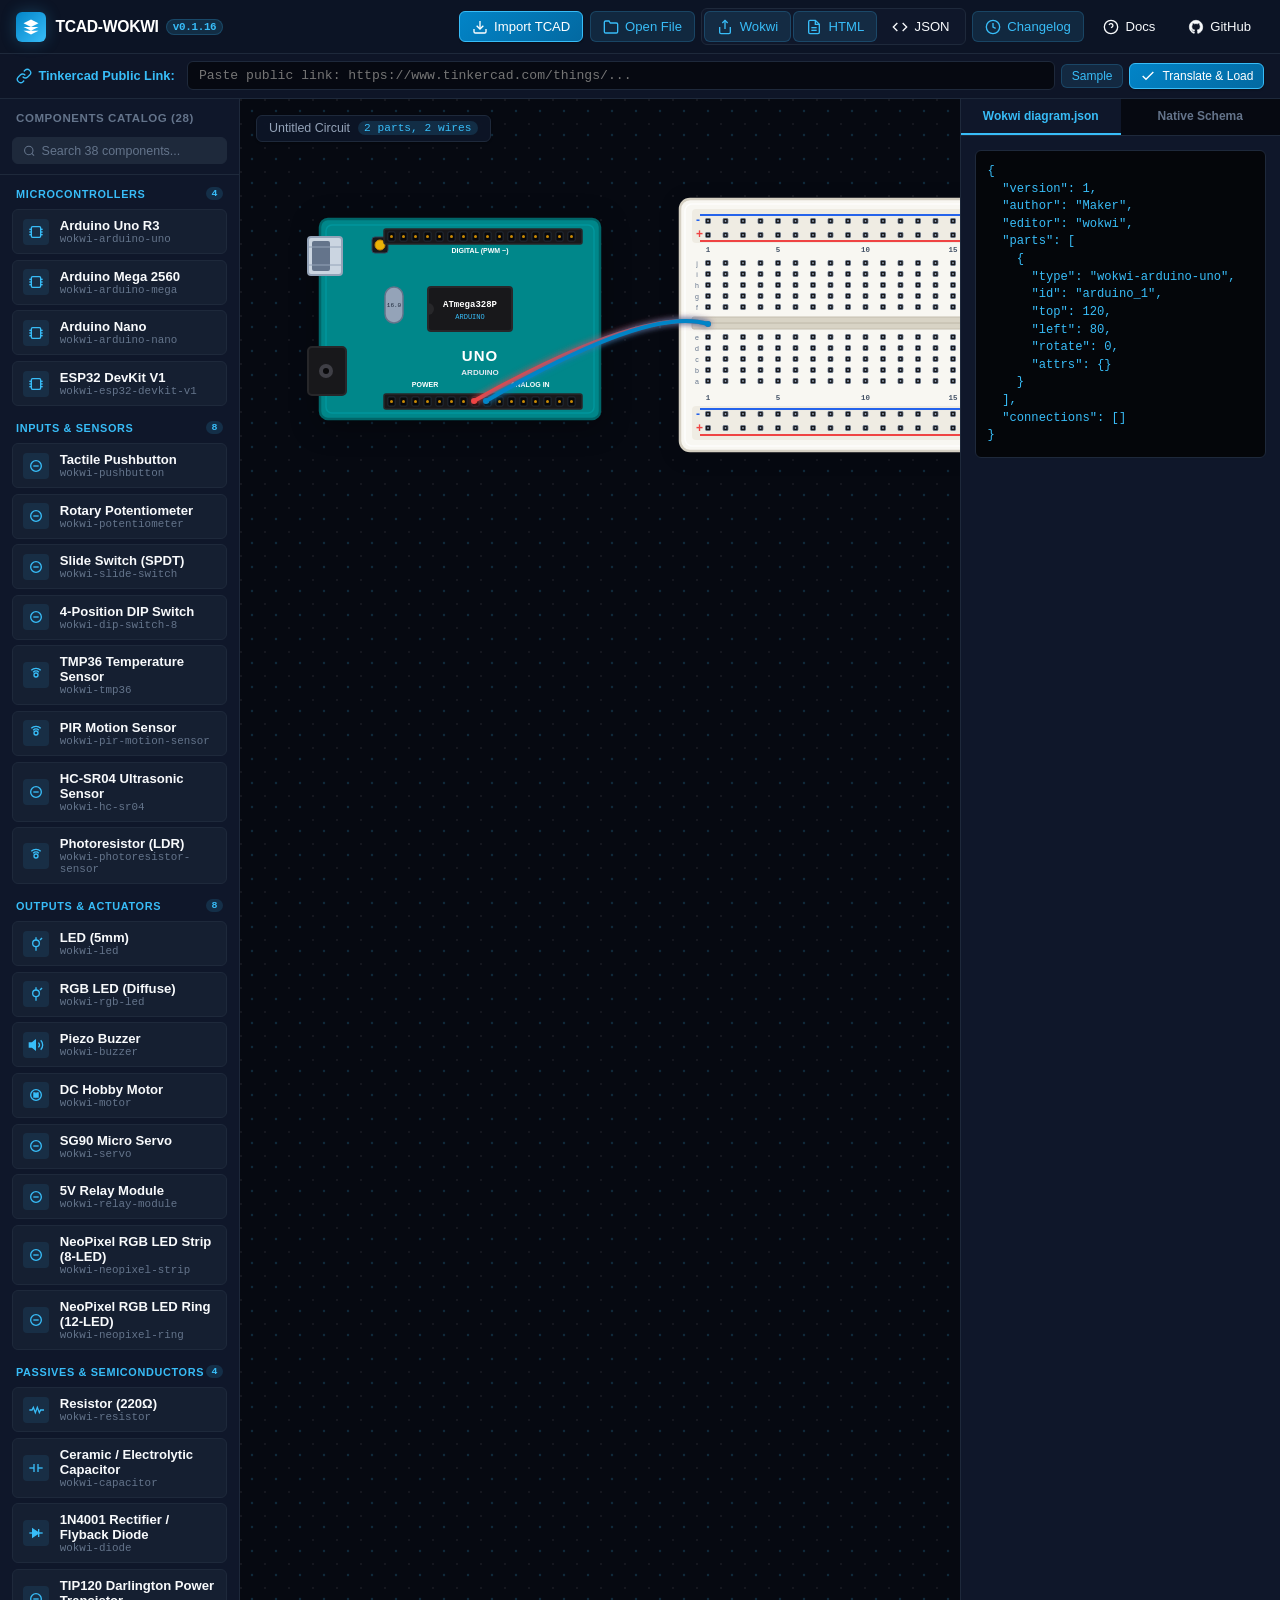
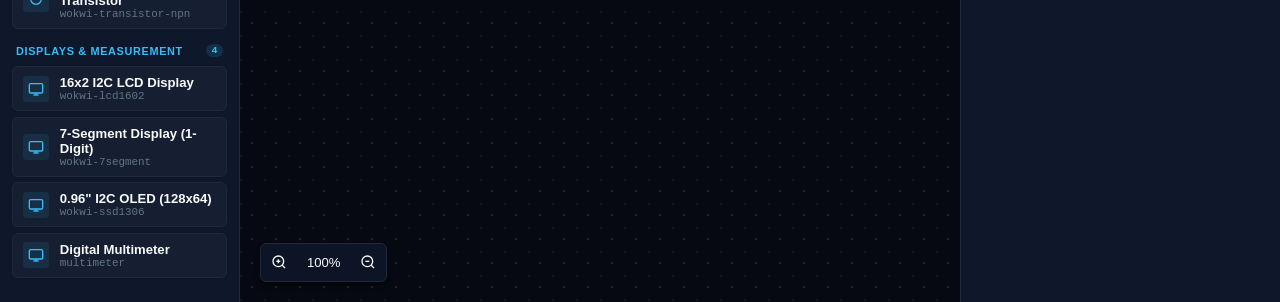
<file: index.html>
<!DOCTYPE html>
<html lang="en">
<head>
  <meta charset="UTF-8">
  <meta name="viewport" content="width=device-width, initial-scale=1.0">
  <meta name="description" content="TCAD-WOKWI-Translator: Open-source client-side visual breadboard circuit viewer, editor, and bidirectional Tinkercad to Wokwi translator.">
  <meta name="theme-color" content="#0284c7">
  <link rel="manifest" href="./manifest.json">
  <link rel="icon" type="image/svg+xml" href="data:image/svg+xml,<svg xmlns='http://www.w3.org/2000/svg' viewBox='0 0 100 100'><rect width='100' height='100' rx='20' fill='%230f172a'/><path d='M25 50h50M50 25v50' stroke='%2338bdf8' stroke-width='10' stroke-linecap='round'/><circle cx='50' cy='50' r='12' fill='%230284c7'/></svg>">
  <title>TCAD-WOKWI-Translator | Visual Circuit Editor & Translator</title>
  <link rel="stylesheet" href="./css/style.css?v=0.1.16" />



</head>
<body>
  <!-- Header Bar -->
  <header class="app-header">
    <div class="header-left">
      <!-- Mobile Sidebar Toggle -->
      <button id="btn-toggle-sidebar" class="btn btn-icon-only mobile-toggle" title="Toggle Components Catalog">
        <svg viewBox="0 0 24 24" fill="none" stroke-width="2">
          <rect x="3" y="3" width="7" height="7"/>
          <rect x="14" y="3" width="7" height="7"/>
          <rect x="14" y="14" width="7" height="7"/>
          <rect x="3" y="14" width="7" height="7"/>
        </svg>
      </button>

      <div class="brand-section">
        <div class="brand-logo">
          <svg viewBox="0 0 24 24">
            <path d="M12 2L2 7l10 5 10-5-10-5zM2 17l10 5 10-5M2 12l10 5 10-5"/>
          </svg>
        </div>
        <h1 class="brand-title">
          <span class="brand-full-name">TCAD-WOKWI</span>
          <span class="brand-badge">v0.1.16</span>
        </h1>
      </div>
    </div>

    <!-- Actions & Toolbar -->
    <div class="toolbar-actions">
      <!-- Import Tinkercad Button -->
      <button id="btn-import-tcad" class="btn btn-primary" title="Import from Tinkercad Public Share Link or JSON">
        <svg viewBox="0 0 24 24" fill="none" stroke-width="2">
          <path d="M21 15v4a2 2 0 0 1-2 2H5a2 2 0 0 1-2-2v-4"/>
          <polyline points="7 10 12 15 17 10"/>
          <line x1="12" y1="15" x2="12" y2="3"/>
        </svg>
        <span class="btn-text">Import TCAD</span>
      </button>

      <!-- Open Local Circuit / diagram.json / EAGLE .brd File -->
      <button id="btn-open-file" class="btn btn-accent" title="Open local diagram.json, circuit.json, or EAGLE .brd file">
        <svg viewBox="0 0 24 24" fill="none" stroke-width="2">
          <path d="M22 19a2 2 0 0 1-2 2H4a2 2 0 0 1-2-2V5a2 2 0 0 1 2-2h5l2 3h9a2 2 0 0 1 2 2z"/>
        </svg>
        <span class="btn-text">Open File</span>
      </button>
      <input type="file" id="file-input-circuit" accept=".json,.brd,.xml" style="display: none;" />

      <div class="btn-group">
        <button id="btn-export-wokwi" class="btn btn-accent" title="Export Wokwi diagram.json">
          <svg viewBox="0 0 24 24" fill="none" stroke-width="2">
            <path d="M4 12v8a2 2 0 0 0 2 2h12a2 2 0 0 0 2-2v-8"/>
            <polyline points="16 6 12 2 8 6"/>
            <line x1="12" y1="2" x2="12" y2="15"/>
          </svg>
          <span class="btn-text">Wokwi</span>
        </button>

        <button id="btn-export-html" class="btn btn-accent" title="Export Standalone Universal HTML Viewer">
          <svg viewBox="0 0 24 24" fill="none" stroke-width="2">
            <path d="M14 2H6a2 2 0 0 0-2 2v16a2 2 0 0 0 2 2h12a2 2 0 0 0 2-2V8z"/>
            <polyline points="14 2 14 8 20 8"/>
            <line x1="16" y1="13" x2="8" y2="13"/>
            <line x1="16" y1="17" x2="8" y2="17"/>
          </svg>
          <span class="btn-text">HTML</span>
        </button>

        <button id="btn-export-json" class="btn" title="Download Raw Project JSON">
          <svg viewBox="0 0 24 24" fill="none" stroke-width="2">
            <polyline points="16 18 22 12 16 6"/>
            <polyline points="8 6 2 12 8 18"/>
          </svg>
          <span class="btn-text">JSON</span>
        </button>
      </div>

      <button id="btn-changelog" class="btn btn-accent" title="View Version History">
        <svg viewBox="0 0 24 24" fill="none" stroke-width="2">
          <circle cx="12" cy="12" r="10"/>
          <polyline points="12 6 12 12 16 14"/>
        </svg>
        <span class="btn-text">Changelog</span>
      </button>

      <a href="./doc/DOCUMENTATION.md" target="_blank" class="btn" title="Read Technical Documentation">
        <svg viewBox="0 0 24 24" fill="none" stroke-width="2">
          <circle cx="12" cy="12" r="10"/>
          <path d="M9.09 9a3 3 0 0 1 5.83 1c0 2-3 3-3 3M12 17h.01"/>
        </svg>
        <span class="btn-text">Docs</span>
      </a>

      <a href="https://github.com/b1tranger/TCAD-WOKWI-Translator" target="_blank" rel="noopener noreferrer" class="btn" title="View Source on GitHub">
        <svg viewBox="0 0 24 24" fill="currentColor">
          <path d="M12 2C6.477 2 2 6.484 2 12.017c0 4.425 2.865 8.18 6.839 9.504.5.092.682-.217.682-.483 0-.237-.008-.868-.013-1.703-2.782.605-3.369-1.343-3.369-1.343-.454-1.158-1.11-1.466-1.11-1.466-.908-.62.069-.608.069-.608 1.003.07 1.53 1.032 1.53 1.032.892 1.53 2.341 1.088 2.91.832.092-.647.35-1.088.636-1.338-2.22-.253-4.555-1.113-4.555-4.951 0-1.093.39-1.988 1.029-2.688-.103-.253-.446-1.272.098-2.65 0 0 .84-.27 2.75 1.026A9.564 9.564 0 0 1 12 6.844c.85.004 1.705.115 2.504.337 1.909-1.296 2.747-1.027 2.747-1.027.546 1.379.202 2.398.1 2.651.64.7 1.028 1.595 1.028 2.688 0 3.848-2.339 4.695-4.566 4.943.359.309.678.92.678 1.855 0 1.338-.012 2.419-.012 2.747 0 .268.18.58.688.482A10.019 10.019 0 0 0 22 12.017C22 6.484 17.522 2 12 2z"/>
        </svg>
        <span class="btn-text">GitHub</span>
      </a>

      <!-- Mobile Inspector Toggle -->
      <button id="btn-toggle-inspector" class="btn btn-icon-only mobile-toggle" title="Toggle Code Inspector">
        <svg viewBox="0 0 24 24" fill="none" stroke-width="2">
          <polyline points="16 18 22 12 16 6"/>
          <polyline points="8 6 2 12 8 18"/>
        </svg>
      </button>
    </div>
  </header>

  <!-- Persistent Quick Import Bar for Tinkercad Public Link -->
  <section class="quick-import-bar" aria-label="Tinkercad Link Importer">
    <div class="quick-import-inner">
      <div class="quick-import-label">
        <svg viewBox="0 0 24 24" width="16" height="16" fill="none" stroke="currentColor" stroke-width="2">
          <path d="M10 13a5 5 0 0 0 7.54.54l3-3a5 5 0 0 0-7.07-7.07l-1.72 1.71"/>
          <path d="M14 11a5 5 0 0 0-7.54-.54l-3 3a5 5 0 0 0 7.07 7.07l1.71-1.71"/>
        </svg>
        <span class="import-label-text">Tinkercad Public Link:</span>
      </div>
      <div class="quick-import-input-wrapper">
        <input 
          type="url" 
          id="quick-tcad-url-input" 
          class="quick-import-input" 
          placeholder="Paste public link: https://www.tinkercad.com/things/..."
          aria-label="Tinkercad Public Share Link"
        />
        <button id="btn-quick-sample-url" class="btn btn-sm btn-accent" type="button" title="Load example Tinkercad link">
          Sample
        </button>
        <button id="btn-quick-import-submit" class="btn btn-sm btn-primary" type="button" title="Import and translate circuit into JSON/Wokwi">
          <svg viewBox="0 0 24 24" fill="none" stroke-width="2">
            <polyline points="20 6 9 17 4 12"/>
          </svg>
          <span class="btn-text">Translate & Load</span>
        </button>
      </div>
    </div>
  </section>

  <!-- Mobile Drawer Backdrop -->
  <div id="drawer-backdrop" class="drawer-backdrop"></div>

  <!-- Main Container -->
  <div class="app-container">
    <!-- Component Sidebar (Drawer on mobile) -->
    <aside id="sidebar-palette" class="sidebar-palette">
      <div class="sidebar-header">
        <div class="sidebar-title">Components Catalog (<span id="palette-count">38</span>)</div>
        <button class="btn btn-icon-only close-drawer-btn" data-close-drawer="sidebar" title="Close">
          <svg viewBox="0 0 24 24" fill="none" stroke-width="2">
            <line x1="18" y1="6" x2="6" y2="18"/>
            <line x1="6" y1="6" x2="18" y2="18"/>
          </svg>
        </button>
      </div>
      <div class="sidebar-search-wrapper">
        <div class="search-input-box">
          <svg viewBox="0 0 24 24" width="14" height="14" fill="none" stroke="currentColor" stroke-width="2">
            <circle cx="11" cy="11" r="8"/>
            <line x1="21" y1="21" x2="16.65" y2="16.65"/>
          </svg>
          <input 
            type="text" 
            id="component-search-input" 
            class="sidebar-search-input" 
            placeholder="Search 38 components..." 
            aria-label="Search components"
          />
        </div>
      </div>
      <div id="component-list" class="component-list">
        <!-- Dynamically rendered by UI.initComponentPalette() -->
      </div>
    </aside>

    <!-- Visual Breadboard Canvas Workspace -->
    <main class="canvas-viewport" id="canvas-container">
      <svg id="circuit-canvas" class="canvas-svg"></svg>

      <!-- Active Circuit Info Banner -->
      <div id="circuit-banner" class="circuit-banner">
        <span id="circuit-banner-title">Untitled Circuit</span>
        <span id="circuit-banner-stats" class="circuit-banner-badge">2 components</span>
      </div>

      <!-- Floating Canvas Navigation Controls -->
      <div class="viewport-controls">
        <button id="btn-zoom-in" class="btn btn-icon-only" title="Zoom In">
          <svg viewBox="0 0 24 24" fill="none" stroke-width="2">
            <circle cx="11" cy="11" r="8"/>
            <line x1="21" y1="21" x2="16.65" y2="16.65"/>
            <line x1="11" y1="8" x2="11" y2="14"/>
            <line x1="8" y1="11" x2="14" y2="11"/>
          </svg>
        </button>
        <button id="btn-zoom-reset" class="btn btn-icon-only" title="Reset Zoom">
          100%
        </button>
        <button id="btn-zoom-out" class="btn btn-icon-only" title="Zoom Out">
          <svg viewBox="0 0 24 24" fill="none" stroke-width="2">
            <circle cx="11" cy="11" r="8"/>
            <line x1="21" y1="21" x2="16.65" y2="16.65"/>
            <line x1="8" y1="11" x2="14" y2="11"/>
          </svg>
        </button>
      </div>
    </main>

    <!-- Side Inspector & Live Translation Preview (Drawer on mobile) -->
    <aside id="inspector-panel" class="inspector-panel">
      <div class="inspector-header">
        <div class="inspector-tabs">
          <button id="tab-wokwi" class="tab-btn active">Wokwi diagram.json</button>
          <button id="tab-native" class="tab-btn">Native Schema</button>
        </div>
        <button class="btn btn-icon-only close-drawer-btn" data-close-drawer="inspector" title="Close">
          <svg viewBox="0 0 24 24" fill="none" stroke-width="2">
            <line x1="18" y1="6" x2="6" y2="18"/>
            <line x1="6" y1="6" x2="18" y2="18"/>
          </svg>
        </button>
      </div>
      <div class="inspector-content">
        <pre id="code-output" class="code-preview">Generating schema preview...</pre>
      </div>
    </aside>
  </div>

  <!-- TinkerCAD Import Modal -->
  <div id="modal-import-tcad" class="modal-overlay" role="dialog" aria-modal="true" aria-labelledby="modal-import-tcad-title">
    <div class="modal-container">
      <div class="modal-header">
        <h2 id="modal-import-tcad-title" class="modal-title">Import from Autodesk Tinkercad</h2>
        <button class="btn btn-icon-only" data-close-modal title="Close dialog">
          <svg viewBox="0 0 24 24" fill="none" stroke-width="2">
            <line x1="18" y1="6" x2="6" y2="18"/>
            <line x1="6" y1="6" x2="18" y2="18"/>
          </svg>
        </button>
      </div>
      <div class="modal-body">
        <p class="modal-subtitle">Paste a public Tinkercad circuit share link or raw JSON payload below to translate it into the workspace.</p>
        
        <div class="form-group">
          <label for="tcad-url-input" class="form-label">Tinkercad Public Share Link:</label>
          <div class="input-with-action">
            <input type="url" id="tcad-url-input" class="form-input" placeholder="https://www.tinkercad.com/things/7L66saKKSJ4-dld-lab-assignment?sharecode=...">
            <button id="btn-load-sample-url" class="btn btn-accent btn-sm" type="button" title="Load example assignment link">
              Sample
            </button>
          </div>
          <div class="gallery-presets" style="margin-top: 0.5rem; display: flex; flex-wrap: wrap; gap: 0.375rem; align-items: center;">
            <span style="font-size: 0.75rem; color: var(--text-muted); font-weight: 500;">Quick Presets:</span>
            <button type="button" class="btn btn-xs btn-sample-chip" data-url="https://www.tinkercad.com/things/7L66saKKSJ4-dld-lab-assignment?sharecode=uN3hDiqfdmBo2YvKn9dDltuocGkzMfPV7UJnA_uWMdk">DLD Logic Lab</button>
            <button type="button" class="btn btn-xs btn-sample-chip" data-url="https://www.tinkercad.com/things/7muyp3pM98E-lab-04-boolean-algebra-simplification">Lab 04 Boolean</button>
            <button type="button" class="btn btn-xs btn-sample-chip" data-url="https://www.tinkercad.com/things/123-traffic-light-controller">Traffic Light</button>
            <button type="button" class="btn btn-xs btn-sample-chip" data-url="https://www.tinkercad.com/things/abc-ultrasonic-radar-distance">Ultrasonic Radar</button>
            <button type="button" class="btn btn-xs btn-sample-chip" data-url="https://www.tinkercad.com/things/xyz-servo-sweep-controller">Servo Sweep</button>
            <button type="button" class="btn btn-xs btn-sample-chip" data-url="https://www.tinkercad.com/things/ldr-automatic-night-lamp">LDR Night Light</button>
            <button type="button" class="btn btn-xs btn-sample-chip" data-url="https://www.tinkercad.com/things/555-astable-multivibrator-timer">555 Timer</button>
          </div>
          <span class="form-hint">Paste any public Tinkercad URL (e.g., <code>https://www.tinkercad.com/things/...</code>) or click a gallery preset</span>
        </div>

        <details class="advanced-details">
          <summary class="details-summary">Or choose a file or paste raw circuit JSON / EAGLE .brd XML</summary>
          <div class="form-group" style="margin-top: 0.75rem; display: flex; flex-direction: column; gap: 0.625rem;">
            <div style="display: flex; gap: 0.5rem; align-items: center; flex-wrap: wrap;">
              <button type="button" id="btn-modal-choose-file" class="btn btn-sm btn-accent" title="Select a local diagram.json, circuit.json, or EAGLE .brd file">
                <svg viewBox="0 0 24 24" width="14" height="14" fill="none" stroke="currentColor" stroke-width="2">
                  <path d="M22 19a2 2 0 0 1-2 2H4a2 2 0 0 1-2-2V5a2 2 0 0 1 2-2h5l2 3h9a2 2 0 0 1 2 2z"/>
                </svg>
                Choose Local File (.json, .brd, .xml)...
              </button>
              <span id="modal-chosen-file-label" style="font-size: 0.75rem; color: var(--text-muted);">diagram.json, circuit.json, circuit.brd</span>
            </div>
            <textarea id="tcad-json-input" class="form-textarea" rows="4" placeholder='{"parts": [...], "connections": [...]} or <eagle><drawing><board>...'></textarea>
          </div>
        </details>

        <div id="tcad-import-status" class="import-status"></div>
      </div>
      <div class="modal-footer">
        <button class="btn" data-close-modal>Cancel</button>
        <button id="btn-submit-tcad-import" class="btn btn-primary">
          <svg viewBox="0 0 24 24" fill="none" stroke-width="2">
            <polyline points="20 6 9 17 4 12"/>
          </svg>
          Import & Translate
        </button>
      </div>
    </div>
  </div>

  <!-- Wokwi Export Modal -->
  <div id="modal-export-wokwi" class="modal-overlay" role="dialog" aria-modal="true" aria-labelledby="modal-export-wokwi-title">
    <div class="modal-container modal-lg">
      <div class="modal-header">
        <div class="modal-title-wrap">
          <svg viewBox="0 0 24 24" width="20" height="20" fill="none" stroke="currentColor" stroke-width="2">
            <path d="M4 12v8a2 2 0 0 0 2 2h12a2 2 0 0 0 2-2v-8"/>
            <polyline points="16 6 12 2 8 6"/>
            <line x1="12" y1="2" x2="12" y2="15"/>
          </svg>
          <h2 id="modal-export-wokwi-title" class="modal-title">Export to Wokwi Simulator</h2>
        </div>
        <button class="btn btn-icon-only" data-close-modal title="Close dialog">
          <svg viewBox="0 0 24 24" fill="none" stroke-width="2">
            <line x1="18" y1="6" x2="6" y2="18"/>
            <line x1="6" y1="6" x2="18" y2="18"/>
          </svg>
        </button>
      </div>
      <div class="modal-body">
        <div class="wokwi-guide-card">
          <div class="wokwi-guide-step">
            <span class="step-num">1</span>
            <span>Copy or download the compiled <code>diagram.json</code> below.</span>
          </div>
          <div class="wokwi-guide-step">
            <span class="step-num">2</span>
            <span>Open <a href="https://wokwi.com" target="_blank" rel="noopener noreferrer" class="link-sky">Wokwi Simulator</a> in your browser.</span>
          </div>
          <div class="wokwi-guide-step">
            <span class="step-num">3</span>
            <span>Switch to the <code>diagram.json</code> tab in Wokwi, paste this JSON, and start simulation!</span>
          </div>
        </div>

        <div class="wokwi-actions-row">
          <a href="https://wokwi.com/projects/new/arduino-uno" target="_blank" rel="noopener noreferrer" class="btn btn-primary" id="btn-open-wokwi-site">
            <svg viewBox="0 0 24 24" width="16" height="16" fill="none" stroke="currentColor" stroke-width="2">
              <path d="M18 13v6a2 2 0 0 1-2 2H5a2 2 0 0 1-2-2V8a2 2 0 0 1 2-2h6"/>
              <polyline points="15 3 21 3 21 9"/>
              <line x1="10" y1="14" x2="21" y2="3"/>
            </svg>
            Open Wokwi Simulator (New Arduino Project)
          </a>
          <a href="https://wokwi.com" target="_blank" rel="noopener noreferrer" class="btn" id="btn-open-wokwi-home">
            Wokwi Homepage
          </a>
        </div>

        <div class="code-preview-header">
          <label for="wokwi-json-textarea"><strong>Compiled diagram.json</strong></label>
          <span id="wokwi-stats-badge" class="badge-subtle">0 parts, 0 connections</span>
        </div>
        <textarea id="wokwi-json-textarea" class="code-editor-textarea" readonly spellcheck="false"></textarea>
      </div>
      <div class="modal-footer">
        <button id="btn-copy-wokwi-json" class="btn btn-primary">
          <svg viewBox="0 0 24 24" width="16" height="16" fill="none" stroke="currentColor" stroke-width="2">
            <rect x="9" y="9" width="13" height="13" rx="2" ry="2"/>
            <path d="M5 15H4a2 2 0 0 1-2-2V4a2 2 0 0 1 2-2h9a2 2 0 0 1 2 2v1"/>
          </svg>
          <span id="copy-wokwi-text">Copy JSON</span>
        </button>
        <button id="btn-download-wokwi-json" class="btn btn-accent">
          <svg viewBox="0 0 24 24" width="16" height="16" fill="none" stroke="currentColor" stroke-width="2">
            <path d="M21 15v4a2 2 0 0 1-2 2H5a2 2 0 0 1-2-2v-4"/>
            <polyline points="7 10 12 15 17 10"/>
            <line x1="12" y1="15" x2="12" y2="3"/>
          </svg>
          Download diagram.json
        </button>
        <button class="btn" data-close-modal>Close</button>
      </div>
    </div>
  </div>

  <!-- Changelog Modal (powered by doc/versions.md) -->
  <div id="modal-changelog" class="modal-overlay" role="dialog" aria-modal="true" aria-labelledby="modal-changelog-title">
    <div class="modal-container">
      <div class="modal-header">
        <h2 id="modal-changelog-title" class="modal-title">Release Changelog & Version History</h2>
        <button class="btn btn-icon-only" data-close-modal title="Close dialog">
          <svg viewBox="0 0 24 24" fill="none" stroke-width="2">
            <line x1="18" y1="6" x2="6" y2="18"/>
            <line x1="6" y1="6" x2="18" y2="18"/>
          </svg>
        </button>
      </div>
      <div id="changelog-body" class="modal-body">
        <!-- Injected dynamically from doc/versions.md -->
      </div>
      <div class="modal-footer">
        <button class="btn btn-primary" data-close-modal>Close</button>
      </div>
    </div>
  </div>

  <!-- Mobile Floating Action Menu (Expands on Mobile Viewports) -->
  <div id="mobile-fab-container" class="mobile-fab-container">
    <div id="mobile-fab-backdrop" class="mobile-fab-backdrop"></div>
    <div id="mobile-fab-menu" class="mobile-fab-menu" role="menu" aria-label="Mobile Actions Menu">
      <div class="mobile-fab-header">
        <div class="mobile-fab-title-wrap">
          <svg viewBox="0 0 24 24" width="18" height="18" fill="none" stroke="currentColor" stroke-width="2">
            <polygon points="13 2 3 14 12 14 11 22 21 10 12 10 13 2"/>
          </svg>
          <span class="mobile-fab-title">Quick Actions</span>
        </div>
        <button id="btn-close-fab" class="btn btn-icon-only mobile-fab-close" title="Close Menu">
          <svg viewBox="0 0 24 24" fill="none" stroke-width="2">
            <line x1="18" y1="6" x2="6" y2="18"/>
            <line x1="6" y1="6" x2="18" y2="18"/>
          </svg>
        </button>
      </div>
      <div class="mobile-fab-grid">
        <button class="mobile-fab-item item-primary" data-action="import-tcad">
          <div class="fab-item-icon">
            <svg viewBox="0 0 24 24" fill="none" stroke-width="2">
              <path d="M21 15v4a2 2 0 0 1-2 2H5a2 2 0 0 1-2-2v-4"/>
              <polyline points="7 10 12 15 17 10"/>
              <line x1="12" y1="15" x2="12" y2="3"/>
            </svg>
          </div>
          <span class="fab-item-label">Import TCAD</span>
        </button>

        <button id="fab-open-file" class="mobile-fab-item item-accent" data-action="open-file" title="Open local circuit file">
          <div class="fab-item-icon">
            <svg viewBox="0 0 24 24" fill="none" stroke-width="2">
              <path d="M22 19a2 2 0 0 1-2 2H4a2 2 0 0 1-2-2V5a2 2 0 0 1 2-2h5l2 3h9a2 2 0 0 1 2 2z"/>
            </svg>
          </div>
          <span class="fab-item-label">Open File</span>
        </button>

        <button class="mobile-fab-item item-accent" data-action="export-wokwi">
          <div class="fab-item-icon">
            <svg viewBox="0 0 24 24" fill="none" stroke-width="2">
              <path d="M4 12v8a2 2 0 0 0 2 2h12a2 2 0 0 0 2-2v-8"/>
              <polyline points="16 6 12 2 8 6"/>
              <line x1="12" y1="2" x2="12" y2="15"/>
            </svg>
          </div>
          <span class="fab-item-label">Export Wokwi</span>
        </button>

        <button class="mobile-fab-item item-accent" data-action="export-html">
          <div class="fab-item-icon">
            <svg viewBox="0 0 24 24" fill="none" stroke-width="2">
              <path d="M14 2H6a2 2 0 0 0-2 2v16a2 2 0 0 0 2 2h12a2 2 0 0 0 2-2V8z"/>
              <polyline points="14 2 14 8 20 8"/>
              <line x1="16" y1="13" x2="8" y2="13"/>
              <line x1="16" y1="17" x2="8" y2="17"/>
            </svg>
          </div>
          <span class="fab-item-label">Export HTML</span>
        </button>

        <button class="mobile-fab-item" data-action="export-json">
          <div class="fab-item-icon">
            <svg viewBox="0 0 24 24" fill="none" stroke-width="2">
              <polyline points="16 18 22 12 16 6"/>
              <polyline points="8 6 2 12 8 18"/>
            </svg>
          </div>
          <span class="fab-item-label">Raw JSON</span>
        </button>

        <button class="mobile-fab-item" data-action="changelog">
          <div class="fab-item-icon">
            <svg viewBox="0 0 24 24" fill="none" stroke-width="2">
              <circle cx="12" cy="12" r="10"/>
              <polyline points="12 6 12 12 16 14"/>
            </svg>
          </div>
          <span class="fab-item-label">Changelog</span>
        </button>

        <a href="./doc/DOCUMENTATION.md" target="_blank" class="mobile-fab-item">
          <div class="fab-item-icon">
            <svg viewBox="0 0 24 24" fill="none" stroke-width="2">
              <circle cx="12" cy="12" r="10"/>
              <path d="M9.09 9a3 3 0 0 1 5.83 1c0 2-3 3-3 3M12 17h.01"/>
            </svg>
          </div>
          <span class="fab-item-label">Docs</span>
        </a>

        <a href="https://github.com/b1tranger/TCAD-WOKWI-Translator" target="_blank" rel="noopener noreferrer" class="mobile-fab-item">
          <div class="fab-item-icon">
            <svg viewBox="0 0 24 24" fill="currentColor">
              <path d="M12 2C6.477 2 2 6.484 2 12.017c0 4.425 2.865 8.18 6.839 9.504.5.092.682-.217.682-.483 0-.237-.008-.868-.013-1.703-2.782.605-3.369-1.343-3.369-1.343-.454-1.158-1.11-1.466-1.11-1.466-.908-.62.069-.608.069-.608 1.003.07 1.53 1.032 1.53 1.032.892 1.53 2.341 1.088 2.91.832.092-.647.35-1.088.636-1.338-2.22-.253-4.555-1.113-4.555-4.951 0-1.093.39-1.988 1.029-2.688-.103-.253-.446-1.272.098-2.65 0 0 .84-.27 2.75 1.026A9.564 9.564 0 0 1 12 6.844c.85.004 1.705.115 2.504.337 1.909-1.296 2.747-1.027 2.747-1.027.546 1.379.202 2.398.1 2.651.64.7 1.028 1.595 1.028 2.688 0 3.848-2.339 4.695-4.566 4.943.359.309.678.92.678 1.855 0 1.338-.012 2.419-.012 2.747 0 .268.18.58.688.482A10.019 10.019 0 0 0 22 12.017C22 6.484 17.522 2 12 2z"/>
            </svg>
          </div>
          <span class="fab-item-label">GitHub</span>
        </a>
      </div>
    </div>

    <!-- Floating Action Button Trigger -->
    <button id="btn-mobile-fab-trigger" class="mobile-fab-trigger" aria-label="Open Actions Menu" title="Actions Menu">
      <div class="fab-trigger-icons">
        <svg class="fab-icon-open" viewBox="0 0 24 24" fill="none" stroke="currentColor" stroke-width="2.5">
          <circle cx="12" cy="12" r="2.5"/>
          <circle cx="19" cy="12" r="2.5"/>
          <circle cx="5" cy="12" r="2.5"/>
        </svg>
        <svg class="fab-icon-close" viewBox="0 0 24 24" fill="none" stroke="currentColor" stroke-width="2.5">
          <line x1="18" y1="6" x2="6" y2="18"/>
          <line x1="6" y1="6" x2="18" y2="18"/>
        </svg>
      </div>
      <span class="fab-pulse-ring"></span>
    </button>
  </div>

  <!-- Toast Container -->
  <div id="toast-container" class="toast-container"></div>

  <script type="module" src="./js/app.js?v=0.1.16"></script>
</body>
</html>
</file>
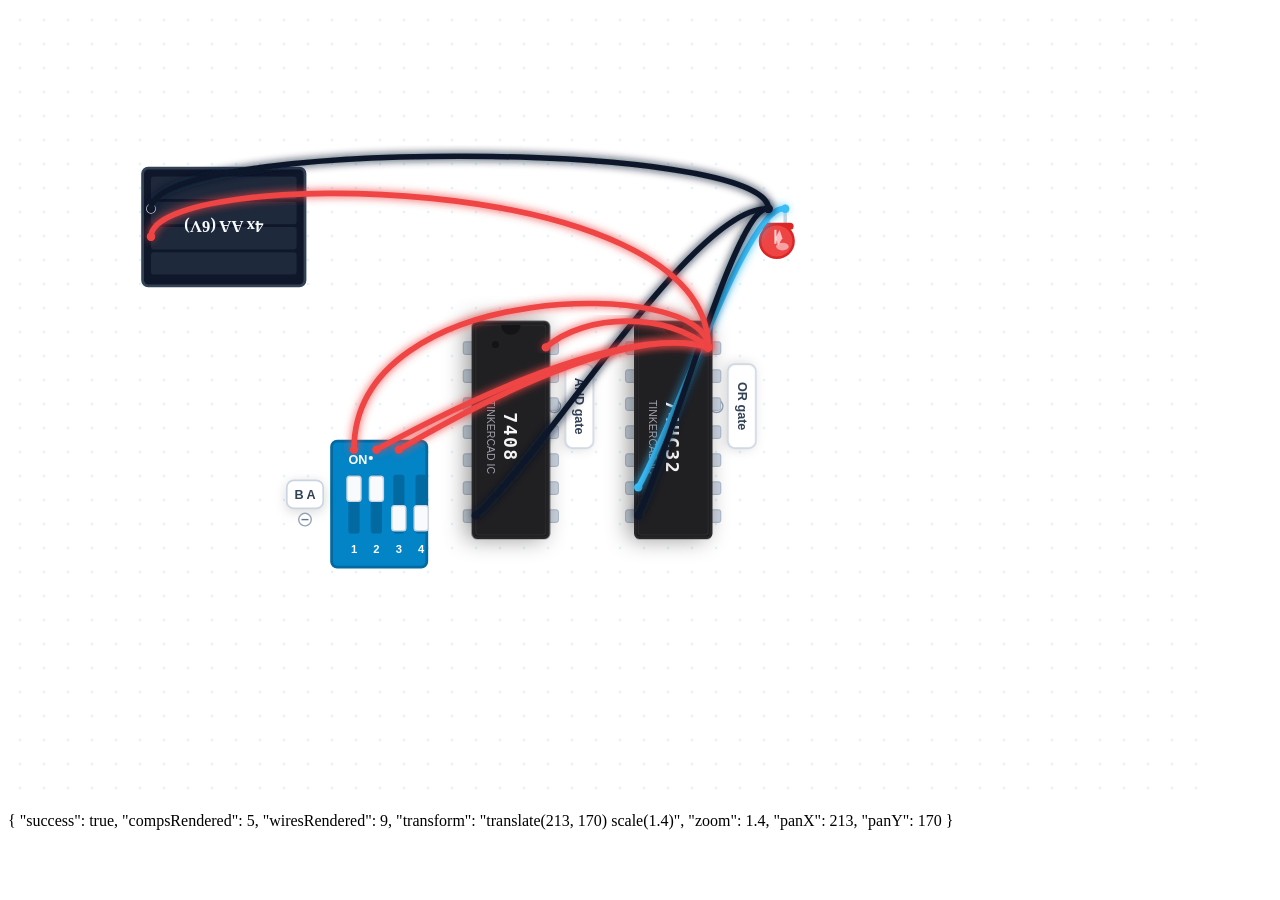
<file: scratch/edge_render_output.html>
﻿<!DOCTYPE html>
<html><head><meta charset="utf-8"></head>
<body>
<svg id="circuit-canvas" width="1200" height="800"><defs>
      <pattern id="canvas-grid" width="24" height="24" patternUnits="userSpaceOnUse">
        <circle cx="12" cy="12" r="1.2" fill="rgba(56, 189, 248, 0.18)"></circle>
      </pattern>
      <filter id="glow-effect" x="-20%" y="-20%" width="140%" height="140%">
        <feGaussianBlur stdDeviation="3" result="blur"></feGaussianBlur>
        <feComposite in="SourceGraphic" in2="blur" operator="over"></feComposite>
      </filter>
    </defs><rect width="100%" height="100%" fill="url(#canvas-grid)"></rect><g id="viewport-group" transform="translate(213, 170) scale(1.4)"><g transform="translate(413, 60) rotate(180)" class="canvas-component" data-id="d1">
      <!-- Axial Lead Left -->
      <line x1="2" y1="10" x2="16" y2="10" stroke="#94a3b8" stroke-width="2"></line>
      <!-- Black Cylinder Body -->
      <rect x="16" y="3" width="36" height="14" rx="3" fill="#0f172a" stroke="#1e293b" stroke-width="1"></rect>
      <!-- Silver Cathode Band -->
      <rect x="44" y="3" width="6" height="14" fill="#cbd5e1"></rect>
      <!-- Axial Lead Right -->
      <line x1="52" y1="10" x2="68" y2="10" stroke="#94a3b8" stroke-width="2"></line>
    </g><g transform="translate(60, 77) rotate(180)" class="canvas-component" data-id="p1">
      <rect width="116" height="84" rx="4" fill="#0f172a" stroke="#334155" stroke-width="2"></rect>
      <rect x="6" y="8" width="104" height="16" rx="2" fill="#1e293b"></rect>
      <rect x="6" y="26" width="104" height="16" rx="2" fill="#1e293b"></rect>
      <rect x="6" y="44" width="104" height="16" rx="2" fill="#1e293b"></rect>
      <rect x="6" y="62" width="104" height="16" rx="2" fill="#1e293b"></rect>
      <text x="58" y="46" font-size="12" font-weight="bold" fill="#f8fafc" text-anchor="middle">4x AA (6V)</text>
      <circle cx="110" cy="35" r="3" fill="#dc2626"></circle>
      <circle cx="110" cy="55" r="3" fill="#0f172a" stroke="#ffffff" stroke-width="1"></circle>
    </g><g transform="translate(350, 103) rotate(90)" class="canvas-component" data-id="u2">
      <!-- Tinkercad Floating Tag Badge -->
      <g transform="translate(60, -32)">
        <rect x="-30" y="0" width="60" height="20" rx="5" fill="#ffffff" stroke="#cbd5e1" stroke-width="1.2" filter="drop-shadow(0 2px 4px rgba(0,0,0,0.15))"></rect>
        <text x="0" y="13" font-size="9" font-weight="bold" fill="#334155" text-anchor="middle" font-family="sans-serif">Logic IC</text>
        <circle cx="0" cy="28" r="4.5" fill="#ffffff" stroke="#94a3b8" stroke-width="1"></circle>
        <line x1="-2.5" y1="28" x2="2.5" y2="28" stroke="#64748b" stroke-width="1"></line>
      </g>

      <!-- Silver Dual-in-Line Pin Legs -->
      <rect x="14" y="-7" width="9" height="8" rx="1.5" fill="#cbd5e1" stroke="#94a3b8" stroke-width="0.5"></rect><rect x="34" y="-7" width="9" height="8" rx="1.5" fill="#cbd5e1" stroke="#94a3b8" stroke-width="0.5"></rect><rect x="54" y="-7" width="9" height="8" rx="1.5" fill="#cbd5e1" stroke="#94a3b8" stroke-width="0.5"></rect><rect x="74" y="-7" width="9" height="8" rx="1.5" fill="#cbd5e1" stroke="#94a3b8" stroke-width="0.5"></rect><rect x="94" y="-7" width="9" height="8" rx="1.5" fill="#cbd5e1" stroke="#94a3b8" stroke-width="0.5"></rect><rect x="114" y="-7" width="9" height="8" rx="1.5" fill="#cbd5e1" stroke="#94a3b8" stroke-width="0.5"></rect><rect x="134" y="-7" width="9" height="8" rx="1.5" fill="#cbd5e1" stroke="#94a3b8" stroke-width="0.5"></rect>
      <rect x="14" y="53" width="9" height="8" rx="1.5" fill="#cbd5e1" stroke="#94a3b8" stroke-width="0.5"></rect><rect x="34" y="53" width="9" height="8" rx="1.5" fill="#cbd5e1" stroke="#94a3b8" stroke-width="0.5"></rect><rect x="54" y="53" width="9" height="8" rx="1.5" fill="#cbd5e1" stroke="#94a3b8" stroke-width="0.5"></rect><rect x="74" y="53" width="9" height="8" rx="1.5" fill="#cbd5e1" stroke="#94a3b8" stroke-width="0.5"></rect><rect x="94" y="53" width="9" height="8" rx="1.5" fill="#cbd5e1" stroke="#94a3b8" stroke-width="0.5"></rect><rect x="114" y="53" width="9" height="8" rx="1.5" fill="#cbd5e1" stroke="#94a3b8" stroke-width="0.5"></rect><rect x="134" y="53" width="9" height="8" rx="1.5" fill="#cbd5e1" stroke="#94a3b8" stroke-width="0.5"></rect>

      <!-- Tinkercad Molded Epoxy DIP-14 Package -->
      <rect width="154" height="54" rx="3" fill="#18181b" stroke="#27272a" stroke-width="2" filter="drop-shadow(0 4px 8px rgba(0,0,0,0.4))"></rect>
      <rect x="2" y="2" width="150" height="50" rx="2" fill="#202023" stroke="#2e2e32" stroke-width="0.75"></rect>
      <!-- Semicircular orientation notch on left -->
      <path d="M 2 20 A 7 7 0 0 1 2 34 Z" fill="#141416"></path>
      <!-- Pin 1 Circular Dot Index -->
      <circle cx="16" cy="38" r="3" fill="#141416" stroke="#27272a" stroke-width="0.5"></circle>

      <!-- Crisp White Silkscreen Part Label -->
      <text x="82" y="32" font-size="13" font-weight="bold" fill="#f4f4f5" text-anchor="middle" font-family="monospace" letter-spacing="1">74HC00</text>
      <text x="82" y="44" font-size="7.5" fill="#a1a1aa" text-anchor="middle" font-family="sans-serif">TINKERCAD IC</text>
    </g><g transform="translate(234, 103) rotate(90)" class="canvas-component" data-id="u1">
      <!-- Tinkercad Floating Tag Badge -->
      <g transform="translate(60, -32)">
        <rect x="-30" y="0" width="60" height="20" rx="5" fill="#ffffff" stroke="#cbd5e1" stroke-width="1.2" filter="drop-shadow(0 2px 4px rgba(0,0,0,0.15))"></rect>
        <text x="0" y="13" font-size="9" font-weight="bold" fill="#334155" text-anchor="middle" font-family="sans-serif">Logic IC</text>
        <circle cx="0" cy="28" r="4.5" fill="#ffffff" stroke="#94a3b8" stroke-width="1"></circle>
        <line x1="-2.5" y1="28" x2="2.5" y2="28" stroke="#64748b" stroke-width="1"></line>
      </g>

      <!-- Silver Dual-in-Line Pin Legs -->
      <rect x="14" y="-7" width="9" height="8" rx="1.5" fill="#cbd5e1" stroke="#94a3b8" stroke-width="0.5"></rect><rect x="34" y="-7" width="9" height="8" rx="1.5" fill="#cbd5e1" stroke="#94a3b8" stroke-width="0.5"></rect><rect x="54" y="-7" width="9" height="8" rx="1.5" fill="#cbd5e1" stroke="#94a3b8" stroke-width="0.5"></rect><rect x="74" y="-7" width="9" height="8" rx="1.5" fill="#cbd5e1" stroke="#94a3b8" stroke-width="0.5"></rect><rect x="94" y="-7" width="9" height="8" rx="1.5" fill="#cbd5e1" stroke="#94a3b8" stroke-width="0.5"></rect><rect x="114" y="-7" width="9" height="8" rx="1.5" fill="#cbd5e1" stroke="#94a3b8" stroke-width="0.5"></rect><rect x="134" y="-7" width="9" height="8" rx="1.5" fill="#cbd5e1" stroke="#94a3b8" stroke-width="0.5"></rect>
      <rect x="14" y="53" width="9" height="8" rx="1.5" fill="#cbd5e1" stroke="#94a3b8" stroke-width="0.5"></rect><rect x="34" y="53" width="9" height="8" rx="1.5" fill="#cbd5e1" stroke="#94a3b8" stroke-width="0.5"></rect><rect x="54" y="53" width="9" height="8" rx="1.5" fill="#cbd5e1" stroke="#94a3b8" stroke-width="0.5"></rect><rect x="74" y="53" width="9" height="8" rx="1.5" fill="#cbd5e1" stroke="#94a3b8" stroke-width="0.5"></rect><rect x="94" y="53" width="9" height="8" rx="1.5" fill="#cbd5e1" stroke="#94a3b8" stroke-width="0.5"></rect><rect x="114" y="53" width="9" height="8" rx="1.5" fill="#cbd5e1" stroke="#94a3b8" stroke-width="0.5"></rect><rect x="134" y="53" width="9" height="8" rx="1.5" fill="#cbd5e1" stroke="#94a3b8" stroke-width="0.5"></rect>

      <!-- Tinkercad Molded Epoxy DIP-14 Package -->
      <rect width="154" height="54" rx="3" fill="#18181b" stroke="#27272a" stroke-width="2" filter="drop-shadow(0 4px 8px rgba(0,0,0,0.4))"></rect>
      <rect x="2" y="2" width="150" height="50" rx="2" fill="#202023" stroke="#2e2e32" stroke-width="0.75"></rect>
      <!-- Semicircular orientation notch on left -->
      <path d="M 2 20 A 7 7 0 0 1 2 34 Z" fill="#141416"></path>
      <!-- Pin 1 Circular Dot Index -->
      <circle cx="16" cy="38" r="3" fill="#141416" stroke="#27272a" stroke-width="0.5"></circle>

      <!-- Crisp White Silkscreen Part Label -->
      <text x="82" y="32" font-size="13" font-weight="bold" fill="#f4f4f5" text-anchor="middle" font-family="monospace" letter-spacing="1">74HC00</text>
      <text x="82" y="44" font-size="7.5" fill="#a1a1aa" text-anchor="middle" font-family="sans-serif">TINKERCAD IC</text>
    </g><g transform="translate(79, 188) rotate(0)" class="canvas-component" data-id="sw1">
      <rect width="60" height="60" rx="6" fill="#1e293b" stroke="#38bdf8" stroke-width="1.5"></rect>
      <text x="30" y="34" font-size="10" fill="#38bdf8" text-anchor="middle" font-family="monospace">generic-component</text>
    </g><g class="circuit-wire-group"><path d="M 468 155 C 455.75 121.5, 431.25 53.5, 419 70" stroke="#38bdf8" stroke-width="4" fill="none" stroke-linecap="round" class="circuit-wire" filter="url(#glow-effect)"></path><circle cx="468" cy="155" r="3" fill="#38bdf8"></circle><circle cx="419" cy="70" r="3" fill="#38bdf8"></circle></g><g class="circuit-wire-group"><path d="M 477 70 C 469 95.5, 480 129.5, 488 155" stroke="#38bdf8" stroke-width="4" fill="none" stroke-linecap="round" class="circuit-wire" filter="url(#glow-effect)"></path><circle cx="477" cy="70" r="3" fill="#38bdf8"></circle><circle cx="488" cy="155" r="3" fill="#38bdf8"></circle></g><g class="circuit-wire-group"><path d="M 477 70 C 423.75 51.3, 317.25 101.7, 264 133" stroke="#38bdf8" stroke-width="4" fill="none" stroke-linecap="round" class="circuit-wire" filter="url(#glow-effect)"></path><circle cx="477" cy="70" r="3" fill="#38bdf8"></circle><circle cx="264" cy="133" r="3" fill="#38bdf8"></circle></g><g class="circuit-wire-group"><path d="M 477 70 C 477 20, 170 20, 170 132" stroke="#38bdf8" stroke-width="4" fill="none" stroke-linecap="round" class="circuit-wire" filter="url(#glow-effect)"></path><circle cx="477" cy="70" r="3" fill="#38bdf8"></circle><circle cx="170" cy="132" r="3" fill="#38bdf8"></circle></g><g class="circuit-wire-group"><path d="M 368 105 C 342 82.8, 290 105.19999999999999, 264 133" stroke="#38bdf8" stroke-width="4" fill="none" stroke-linecap="round" class="circuit-wire" filter="url(#glow-effect)"></path><circle cx="368" cy="105" r="3" fill="#38bdf8"></circle><circle cx="264" cy="133" r="3" fill="#38bdf8"></circle></g><g class="circuit-wire-group"><path d="M 368 105 C 368 55, 109 55, 109 218" stroke="#38bdf8" stroke-width="4" fill="none" stroke-linecap="round" class="circuit-wire" filter="url(#glow-effect)"></path><circle cx="368" cy="105" r="3" fill="#38bdf8"></circle><circle cx="109" cy="218" r="3" fill="#38bdf8"></circle></g><g class="circuit-wire-group"><path d="M 368 105 C 368 55, 109 55, 109 218" stroke="#38bdf8" stroke-width="4" fill="none" stroke-linecap="round" class="circuit-wire" filter="url(#glow-effect)"></path><circle cx="368" cy="105" r="3" fill="#38bdf8"></circle><circle cx="109" cy="218" r="3" fill="#38bdf8"></circle></g><g class="circuit-wire-group"><path d="M 368 105 C 368 55, 109 55, 109 218" stroke="#38bdf8" stroke-width="4" fill="none" stroke-linecap="round" class="circuit-wire" filter="url(#glow-effect)"></path><circle cx="368" cy="105" r="3" fill="#38bdf8"></circle><circle cx="109" cy="218" r="3" fill="#38bdf8"></circle></g><g class="circuit-wire-group"><path d="M 368 105 C 318.5 80.7, 219.5 86.3, 170 112" stroke="#38bdf8" stroke-width="4" fill="none" stroke-linecap="round" class="circuit-wire" filter="url(#glow-effect)"></path><circle cx="368" cy="105" r="3" fill="#38bdf8"></circle><circle cx="170" cy="112" r="3" fill="#38bdf8"></circle></g></g></svg>
<div id="output">{
  "success": true,
  "compsRendered": 5,
  "wiresRendered": 9,
  "transform": "translate(213, 170) scale(1.4)",
  "zoom": 1.4,
  "panX": 213,
  "panY": 170
}</div>
<script type="module">
import { Translator } from '../js/translator.js';
import { CircuitRenderer } from '../js/renderer.js';

window.addEventListener('error', (e) => {
  document.getElementById('output').textContent = 'ERROR: ' + e.message + ' at ' + e.filename + ':' + e.lineno;
});

const svg = document.getElementById('circuit-canvas');
const renderer = new CircuitRenderer(svg);

// Test 5.lab 04-1.brd
const xml = `<?xml version="1.0" encoding="utf-8"?>
<!DOCTYPE eagle SYSTEM "eagle.dtd">
<eagle version="9.7.0">
<drawing>
<board>
<elements>
<element name="D1" library="Tinkercad" package="LEDRD254W60D565H860B" value="RED" x="101.0347" y="43.2487" rot="R180" smashed="yes"/>
<element name="P1" library="Tinkercad" package="BATTERY-GENERIC" value="BATTERYGENERIC" x="8.255" y="38.7804" rot="R180" smashed="yes"/>
<element name="U2" library="Tinkercad" package="DIP762W53P254L1969H508Q14B" value="74HC32_PDIP" x="84.5247" y="31.8187" rot="R90" smashed="yes"/>
<element name="U1" library="Tinkercad" package="DIP762W53P254L1969H508Q14B" value="74HC08_PDIP" x="54.0447" y="31.8187" rot="R90" smashed="yes"/>
<element name="SW1" library="Tinkercad" package="78B04ST" value="SPST-478B04ST" x="13.2592" y="9.525" smashed="yes"/>
</elements>
<signals>
<signal name="U2_2Y"><contactref element="U2" pad="6"/><contactref element="D1" pad="1"/></signal>
<signal name="P1-"><contactref element="D1" pad="2"/><contactref element="U2" pad="7"/><contactref element="U1" pad="7"/><contactref element="P1" pad="-"/></signal>
<signal name="P1+"><contactref element="U2" pad="14"/><contactref element="U1" pad="14"/><contactref element="SW1" pad="6"/><contactref element="SW1" pad="7"/><contactref element="SW1" pad="8"/><contactref element="P1" pad="+"/></signal>
</signals>
</board>
</drawing>
</eagle>`;

try {
  const project = Translator.fromEagleBrd(xml);
  renderer.fitToContent(project);
  renderer.render(project);

  const compsRendered = renderer.viewportGroup.querySelectorAll('.canvas-component').length;
  const wiresRendered = renderer.viewportGroup.querySelectorAll('.circuit-wire').length;
  const transform = renderer.viewportGroup.getAttribute('transform');

  document.getElementById('output').textContent = JSON.stringify({
    success: true,
    compsRendered,
    wiresRendered,
    transform,
    zoom: renderer.zoom,
    panX: renderer.panX,
    panY: renderer.panY
  }, null, 2);
} catch (err) {
  document.getElementById('output').textContent = 'CATCH: ' + err.message + '\n' + err.stack;
}
</script>


</body></html>
</file>
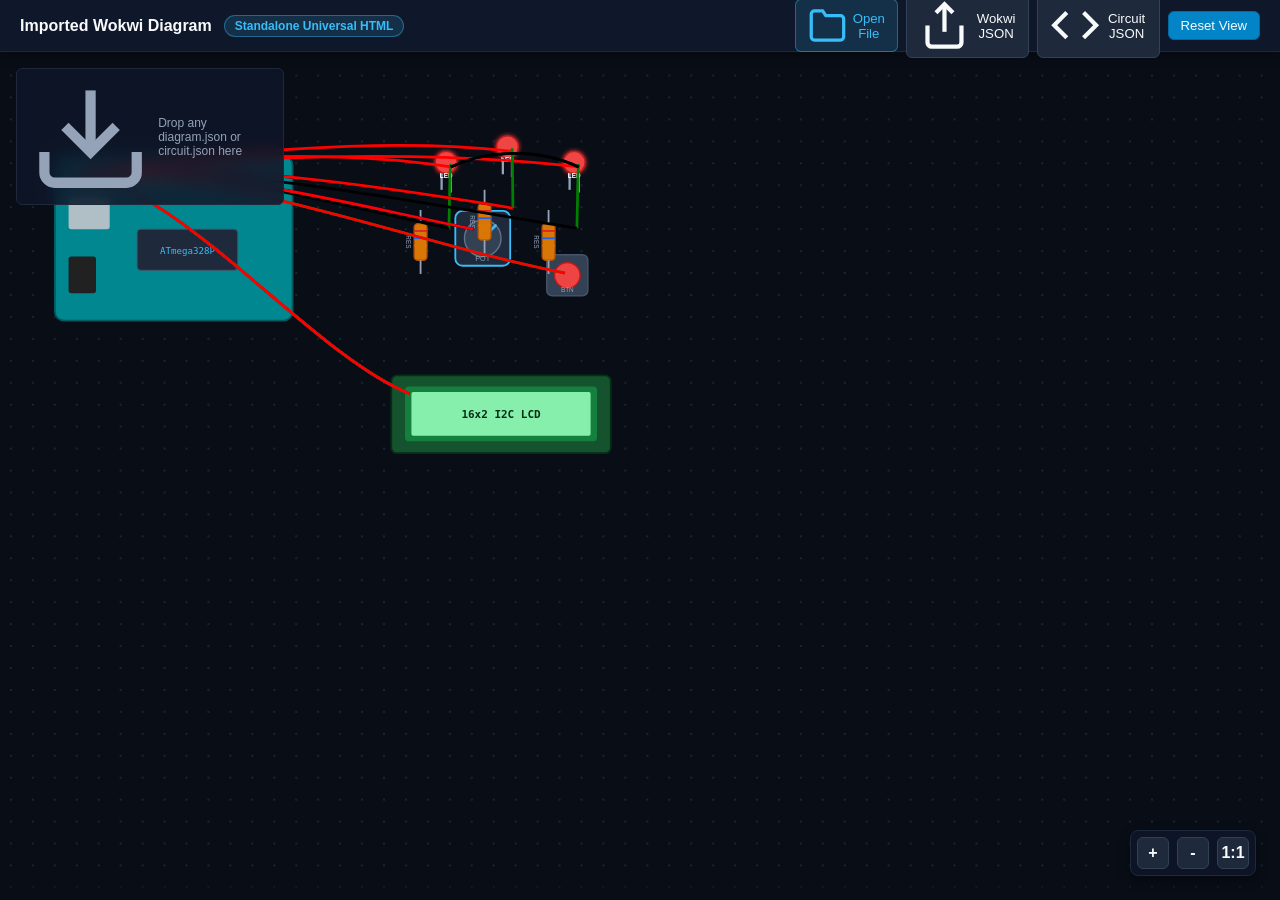
<file: scratch/test_exported_circuit.html>
<!DOCTYPE html>
<html lang="en">
<head>
  <meta charset="UTF-8">
  <meta name="viewport" content="width=device-width, initial-scale=1.0">
  <title>Imported Wokwi Diagram - Standalone Viewer</title>
  <style>
    :root {
      --bg-dark: #090d16;
      --bg-surface: #0f172a;
      --border-subtle: #1e293b;
      --sky-primary: #38bdf8;
      --sky-secondary: #0284c7;
      --text-main: #f8fafc;
      --text-muted: #94a3b8;
    }
    * { box-sizing: border-box; }
    body {
      margin: 0;
      background: var(--bg-dark);
      color: var(--text-main);
      font-family: -apple-system, BlinkMacSystemFont, "Segoe UI", Roboto, sans-serif;
      display: flex;
      flex-direction: column;
      height: 100vh;
      overflow: hidden;
    }
    header {
      height: 52px;
      background: var(--bg-surface);
      display: flex;
      align-items: center;
      justify-content: space-between;
      padding: 0 1.25rem;
      border-bottom: 1px solid var(--border-subtle);
      box-shadow: 0 4px 12px rgba(0, 0, 0, 0.3);
      z-index: 10;
    }
    .header-brand {
      display: flex;
      align-items: center;
      gap: 0.75rem;
    }
    .badge {
      background: rgba(56, 189, 248, 0.15);
      border: 1px solid rgba(56, 189, 248, 0.4);
      color: var(--sky-primary);
      padding: 3px 10px;
      border-radius: 9999px;
      font-weight: 600;
      font-size: 0.75rem;
    }
    .header-actions {
      display: flex;
      align-items: center;
      gap: 0.5rem;
    }
    .btn {
      background: #1e293b;
      color: #f8fafc;
      border: 1px solid #334155;
      padding: 6px 12px;
      border-radius: 6px;
      font-size: 0.825rem;
      cursor: pointer;
      display: inline-flex;
      align-items: center;
      gap: 6px;
      transition: all 0.2s ease;
      text-decoration: none;
    }
    .btn:hover {
      background: #334155;
      border-color: #38bdf8;
      color: #38bdf8;
    }
    .btn-accent {
      background: rgba(56, 189, 248, 0.15);
      border-color: rgba(56, 189, 248, 0.4);
      color: var(--sky-primary);
    }
    .btn-accent:hover {
      background: rgba(56, 189, 248, 0.25);
      border-color: var(--sky-primary);
      color: #ffffff;
    }
    .btn-primary {
      background: #0284c7;
      border-color: #0369a1;
    }
    .btn-primary:hover {
      background: #0369a1;
      color: #ffffff;
    }
    #canvas-container {
      flex: 1;
      position: relative;
      overflow: hidden;
      cursor: grab;
      user-select: none;
    }
    #canvas-container.is-panning {
      cursor: grabbing;
    }
    #canvas-container.drag-over {
      outline: 3px dashed var(--sky-primary);
      outline-offset: -12px;
      background: rgba(56, 189, 248, 0.08);
    }
    svg {
      width: 100%;
      height: 100%;
      display: block;
    }
    .canvas-component {
      cursor: grab;
      user-select: none;
      -webkit-user-select: none;
      touch-action: none;
      transition: filter 0.15s ease;
    }
    .canvas-component:hover {
      filter: drop-shadow(0 0 8px rgba(56, 189, 248, 0.7));
    }
    .wire {
      pointer-events: stroke;
      cursor: pointer;
      transition: stroke-width 0.2s ease, filter 0.2s ease;
    }
    .wire:hover {
      stroke-width: 5 !important;
      filter: drop-shadow(0 0 6px rgba(56, 189, 248, 0.8));
    }
    .wire-terminal {
      pointer-events: none;
    }
    .drop-hint {
      position: absolute;
      top: 1rem;
      left: 1rem;
      background: rgba(15, 23, 42, 0.85);
      backdrop-filter: blur(8px);
      border: 1px solid var(--border-subtle);
      border-radius: 6px;
      padding: 6px 12px;
      font-size: 0.75rem;
      color: var(--text-muted);
      pointer-events: none;
      display: flex;
      align-items: center;
      gap: 6px;
      z-index: 5;
    }
    .zoom-controls {
      position: absolute;
      bottom: 1.5rem;
      right: 1.5rem;
      display: flex;
      gap: 0.5rem;
      background: rgba(15, 23, 42, 0.85);
      backdrop-filter: blur(8px);
      padding: 6px;
      border-radius: 8px;
      border: 1px solid #1e293b;
      box-shadow: 0 4px 12px rgba(0, 0, 0, 0.4);
      z-index: 5;
    }
    .zoom-btn {
      width: 32px;
      height: 32px;
      display: flex;
      align-items: center;
      justify-content: center;
      background: #1e293b;
      border: 1px solid #334155;
      color: #f8fafc;
      border-radius: 6px;
      cursor: pointer;
      font-weight: bold;
      font-size: 1rem;
    }
    .zoom-btn:hover {
      background: #0284c7;
      border-color: #38bdf8;
    }
  </style>
</head>
<body>
  <header>
    <div class="header-brand">
      <strong id="circuit-title-display">Imported Wokwi Diagram</strong>
      <span class="badge">Standalone Universal HTML</span>
    </div>
    <div class="header-actions">
      <button class="btn btn-accent" id="btn-load-file" title="Open local diagram.json or circuit.json">
        <svg viewBox="0 0 24 24" width="14" height="14" fill="none" stroke="currentColor" stroke-width="2">
          <path d="M22 19a2 2 0 0 1-2 2H4a2 2 0 0 1-2-2V5a2 2 0 0 1 2-2h5l2 3h9a2 2 0 0 1 2 2z"/>
        </svg>
        Open File
      </button>
      <input type="file" id="standalone-file-input" accept=".json" style="display: none;" />

      <button class="btn" id="btn-download-wokwi" title="Export Wokwi diagram.json">
        <svg viewBox="0 0 24 24" width="14" height="14" fill="none" stroke="currentColor" stroke-width="2">
          <path d="M4 12v8a2 2 0 0 0 2 2h12a2 2 0 0 0 2-2v-8"/>
          <polyline points="16 6 12 2 8 6"/>
          <line x1="12" y1="2" x2="12" y2="15"/>
        </svg>
        Wokwi JSON
      </button>

      <button class="btn" id="btn-download-json" title="Export Circuit JSON">
        <svg viewBox="0 0 24 24" width="14" height="14" fill="none" stroke="currentColor" stroke-width="2">
          <polyline points="16 18 22 12 16 6"/>
          <polyline points="8 6 2 12 8 18"/>
        </svg>
        Circuit JSON
      </button>

      <button class="btn btn-primary" id="btn-reset-view" title="Reset Pan & Zoom">
        Reset View
      </button>
    </div>
  </header>
  <div id="canvas-container">
    <div class="drop-hint">
      <svg viewBox="0 0 24 24" width="14" height="14" fill="none" stroke="currentColor" stroke-width="2">
        <path d="M21 15v4a2 2 0 0 1-2 2H5a2 2 0 0 1-2-2v-4"/>
        <polyline points="7 10 12 15 17 10"/>
        <line x1="12" y1="15" x2="12" y2="3"/>
      </svg>
      Drop any diagram.json or circuit.json here
    </div>
    <svg id="circuit-svg" viewBox="0 0 1400 900">
      <defs>
        <pattern id="canvas-grid" width="24" height="24" patternUnits="userSpaceOnUse">
          <circle cx="12" cy="12" r="1.2" fill="rgba(56, 189, 248, 0.18)"/>
        </pattern>
        <filter id="glow-effect" x="-20%" y="-20%" width="140%" height="140%">
          <feGaussianBlur stdDeviation="3" result="blur" />
          <feComposite in="SourceGraphic" in2="blur" operator="over" />
        </filter>
      </defs>
      <rect width="100%" height="100%" fill="url(#canvas-grid)"/>
      <g id="viewport-group">
        
      </g>
    </svg>
    <div class="zoom-controls">
      <button class="zoom-btn" id="zoom-in" title="Zoom In">+</button>
      <button class="zoom-btn" id="zoom-out" title="Zoom Out">-</button>
      <button class="zoom-btn" id="zoom-reset" title="Reset Zoom">1:1</button>
    </div>
  </div>
  <script id="tcad-circuit-data" type="application/json">
{
  "metadata": {
    "title": "Imported Wokwi Diagram",
    "version": "1.0.0",
    "createdAt": "2026-09-11T19:05:10.133Z",
    "modifiedAt": "2026-09-11T19:05:10.133Z",
    "author": "Tinkercad Importer"
  },
  "viewport": {
    "zoom": 1,
    "panX": 0,
    "panY": 0
  },
  "components": [
    {
      "id": "arduino_uno",
      "type": "arduino-uno",
      "x": 60,
      "y": 100,
      "rotation": 0,
      "properties": {
        "label": "Arduino Uno"
      }
    },
    {
      "id": "lcd_i2c",
      "type": "lcd1602-i2c",
      "x": 428,
      "y": 340,
      "rotation": 0,
      "properties": {
        "label": "16x2 I2C LCD",
        "text": "Happy Valentine! <3"
      }
    },
    {
      "id": "pot_dimmer",
      "type": "potentiometer",
      "x": 498,
      "y": 160,
      "rotation": 0,
      "properties": {
        "label": "Brightness Dimmer",
        "resistance": "10k"
      }
    },
    {
      "id": "btn_cycle",
      "type": "pushbutton",
      "x": 598,
      "y": 208,
      "rotation": 0,
      "properties": {
        "label": "Effect Cycle"
      }
    },
    {
      "id": "led_heart_1",
      "type": "led",
      "x": 473,
      "y": 92,
      "rotation": 0,
      "properties": {
        "color": "red",
        "label": "Heart Left"
      }
    },
    {
      "id": "led_heart_2",
      "type": "led",
      "x": 540,
      "y": 75,
      "rotation": 0,
      "properties": {
        "color": "red",
        "label": "Heart Center"
      }
    },
    {
      "id": "led_heart_3",
      "type": "led",
      "x": 613,
      "y": 92,
      "rotation": 0,
      "properties": {
        "color": "red",
        "label": "Heart Right"
      }
    },
    {
      "id": "res_heart_1",
      "type": "resistor",
      "x": 471,
      "y": 159,
      "rotation": 90,
      "properties": {
        "resistance": "220",
        "label": "220Ω"
      }
    },
    {
      "id": "res_heart_2",
      "type": "resistor",
      "x": 541,
      "y": 137,
      "rotation": 90,
      "properties": {
        "resistance": "220",
        "label": "220Ω"
      }
    },
    {
      "id": "res_heart_3",
      "type": "resistor",
      "x": 611,
      "y": 159,
      "rotation": 90,
      "properties": {
        "resistance": "220",
        "label": "220Ω"
      }
    }
  ],
  "connections": [
    {
      "id": "wire_1",
      "from": {
        "component": "arduino_uno",
        "pin": "A4"
      },
      "to": {
        "component": "lcd_i2c",
        "pin": "SDA"
      },
      "color": "blue",
      "bends": []
    },
    {
      "id": "wire_2",
      "from": {
        "component": "arduino_uno",
        "pin": "A5"
      },
      "to": {
        "component": "lcd_i2c",
        "pin": "SCL"
      },
      "color": "yellow",
      "bends": []
    },
    {
      "id": "wire_3",
      "from": {
        "component": "arduino_uno",
        "pin": "A0"
      },
      "to": {
        "component": "pot_dimmer",
        "pin": "SIG"
      },
      "color": "blue",
      "bends": []
    },
    {
      "id": "wire_4",
      "from": {
        "component": "arduino_uno",
        "pin": "2"
      },
      "to": {
        "component": "btn_cycle",
        "pin": "1.l"
      },
      "color": "green",
      "bends": []
    },
    {
      "id": "wire_5",
      "from": {
        "component": "arduino_uno",
        "pin": "9"
      },
      "to": {
        "component": "led_heart_1",
        "pin": "A"
      },
      "color": "red",
      "bends": []
    },
    {
      "id": "wire_6",
      "from": {
        "component": "arduino_uno",
        "pin": "10"
      },
      "to": {
        "component": "led_heart_2",
        "pin": "A"
      },
      "color": "red",
      "bends": []
    },
    {
      "id": "wire_7",
      "from": {
        "component": "arduino_uno",
        "pin": "11"
      },
      "to": {
        "component": "led_heart_3",
        "pin": "A"
      },
      "color": "red",
      "bends": []
    },
    {
      "id": "wire_8",
      "from": {
        "component": "led_heart_1",
        "pin": "C"
      },
      "to": {
        "component": "res_heart_1",
        "pin": "1"
      },
      "color": "green",
      "bends": []
    },
    {
      "id": "wire_9",
      "from": {
        "component": "led_heart_2",
        "pin": "C"
      },
      "to": {
        "component": "res_heart_2",
        "pin": "1"
      },
      "color": "green",
      "bends": []
    },
    {
      "id": "wire_10",
      "from": {
        "component": "led_heart_3",
        "pin": "C"
      },
      "to": {
        "component": "res_heart_3",
        "pin": "1"
      },
      "color": "green",
      "bends": []
    },
    {
      "id": "wire_11",
      "from": {
        "component": "arduino_uno",
        "pin": "GND.1"
      },
      "to": {
        "component": "lcd_i2c",
        "pin": "GND"
      },
      "color": "black",
      "bends": []
    },
    {
      "id": "wire_12",
      "from": {
        "component": "arduino_uno",
        "pin": "GND.1"
      },
      "to": {
        "component": "pot_dimmer",
        "pin": "VCC"
      },
      "color": "black",
      "bends": []
    },
    {
      "id": "wire_13",
      "from": {
        "component": "arduino_uno",
        "pin": "GND.1"
      },
      "to": {
        "component": "res_heart_1",
        "pin": "2"
      },
      "color": "black",
      "bends": []
    },
    {
      "id": "wire_14",
      "from": {
        "component": "arduino_uno",
        "pin": "GND.1"
      },
      "to": {
        "component": "res_heart_2",
        "pin": "2"
      },
      "color": "black",
      "bends": []
    },
    {
      "id": "wire_15",
      "from": {
        "component": "arduino_uno",
        "pin": "GND.1"
      },
      "to": {
        "component": "res_heart_3",
        "pin": "2"
      },
      "color": "black",
      "bends": []
    },
    {
      "id": "wire_16",
      "from": {
        "component": "arduino_uno",
        "pin": "5V"
      },
      "to": {
        "component": "lcd_i2c",
        "pin": "VCC"
      },
      "color": "red",
      "bends": []
    },
    {
      "id": "wire_17",
      "from": {
        "component": "arduino_uno",
        "pin": "5V"
      },
      "to": {
        "component": "pot_dimmer",
        "pin": "GND"
      },
      "color": "red",
      "bends": []
    },
    {
      "id": "wire_18",
      "from": {
        "component": "arduino_uno",
        "pin": "5V"
      },
      "to": {
        "component": "btn_cycle",
        "pin": "2.l"
      },
      "color": "red",
      "bends": []
    },
    {
      "id": "wire_19",
      "from": {
        "component": "arduino_uno",
        "pin": "5V"
      },
      "to": {
        "component": "res_heart_2",
        "pin": "1"
      },
      "color": "red",
      "bends": []
    },
    {
      "id": "wire_20",
      "from": {
        "component": "led_heart_1",
        "pin": "A"
      },
      "to": {
        "component": "led_heart_3",
        "pin": "A"
      },
      "color": "black",
      "bends": []
    },
    {
      "id": "wire_21",
      "from": {
        "component": "led_heart_1",
        "pin": "A"
      },
      "to": {
        "component": "led_heart_3",
        "pin": "C"
      },
      "color": "black",
      "bends": []
    }
  ]
}
  </script>
  <script id="wokwi-circuit-data" type="application/json">
{
  "version": 1,
  "author": "Tinkercad Importer",
  "editor": "wokwi",
  "parts": [
    {
      "type": "wokwi-arduino-uno",
      "id": "arduino_uno",
      "top": 100,
      "left": 60,
      "rotate": 0,
      "attrs": {
        "label": "Arduino Uno"
      }
    },
    {
      "type": "wokwi-lcd1602",
      "id": "lcd_i2c",
      "top": 340,
      "left": 428,
      "rotate": 0,
      "attrs": {
        "label": "16x2 I2C LCD",
        "text": "Happy Valentine! <3"
      }
    },
    {
      "type": "wokwi-potentiometer",
      "id": "pot_dimmer",
      "top": 160,
      "left": 498,
      "rotate": 0,
      "attrs": {
        "label": "Brightness Dimmer",
        "resistance": "10k"
      }
    },
    {
      "type": "wokwi-pushbutton",
      "id": "btn_cycle",
      "top": 208,
      "left": 598,
      "rotate": 0,
      "attrs": {
        "label": "Effect Cycle"
      }
    },
    {
      "type": "wokwi-led",
      "id": "led_heart_1",
      "top": 92,
      "left": 473,
      "rotate": 0,
      "attrs": {
        "color": "red",
        "label": "Heart Left"
      }
    },
    {
      "type": "wokwi-led",
      "id": "led_heart_2",
      "top": 75,
      "left": 540,
      "rotate": 0,
      "attrs": {
        "color": "red",
        "label": "Heart Center"
      }
    },
    {
      "type": "wokwi-led",
      "id": "led_heart_3",
      "top": 92,
      "left": 613,
      "rotate": 0,
      "attrs": {
        "color": "red",
        "label": "Heart Right"
      }
    },
    {
      "type": "wokwi-resistor",
      "id": "res_heart_1",
      "top": 159,
      "left": 471,
      "rotate": 90,
      "attrs": {
        "resistance": "220",
        "label": "220Ω"
      }
    },
    {
      "type": "wokwi-resistor",
      "id": "res_heart_2",
      "top": 137,
      "left": 541,
      "rotate": 90,
      "attrs": {
        "resistance": "220",
        "label": "220Ω"
      }
    },
    {
      "type": "wokwi-resistor",
      "id": "res_heart_3",
      "top": 159,
      "left": 611,
      "rotate": 90,
      "attrs": {
        "resistance": "220",
        "label": "220Ω"
      }
    }
  ],
  "connections": [
    [
      "arduino_uno:A4",
      "lcd_i2c:SDA",
      "blue",
      []
    ],
    [
      "arduino_uno:A5",
      "lcd_i2c:SCL",
      "yellow",
      []
    ],
    [
      "arduino_uno:A0",
      "pot_dimmer:SIG",
      "blue",
      []
    ],
    [
      "arduino_uno:2",
      "btn_cycle:1.l",
      "green",
      []
    ],
    [
      "arduino_uno:9",
      "led_heart_1:A",
      "red",
      []
    ],
    [
      "arduino_uno:10",
      "led_heart_2:A",
      "red",
      []
    ],
    [
      "arduino_uno:11",
      "led_heart_3:A",
      "red",
      []
    ],
    [
      "led_heart_1:C",
      "res_heart_1:1",
      "green",
      []
    ],
    [
      "led_heart_2:C",
      "res_heart_2:1",
      "green",
      []
    ],
    [
      "led_heart_3:C",
      "res_heart_3:1",
      "green",
      []
    ],
    [
      "arduino_uno:GND.1",
      "lcd_i2c:GND",
      "black",
      []
    ],
    [
      "arduino_uno:GND.1",
      "pot_dimmer:VCC",
      "black",
      []
    ],
    [
      "arduino_uno:GND.1",
      "res_heart_1:2",
      "black",
      []
    ],
    [
      "arduino_uno:GND.1",
      "res_heart_2:2",
      "black",
      []
    ],
    [
      "arduino_uno:GND.1",
      "res_heart_3:2",
      "black",
      []
    ],
    [
      "arduino_uno:5V",
      "lcd_i2c:VCC",
      "red",
      []
    ],
    [
      "arduino_uno:5V",
      "pot_dimmer:GND",
      "red",
      []
    ],
    [
      "arduino_uno:5V",
      "btn_cycle:2.l",
      "red",
      []
    ],
    [
      "arduino_uno:5V",
      "res_heart_2:1",
      "red",
      []
    ],
    [
      "led_heart_1:A",
      "led_heart_3:A",
      "black",
      []
    ],
    [
      "led_heart_1:A",
      "led_heart_3:C",
      "black",
      []
    ]
  ]
}
  </script>
  <script>
    // Embedded Pan & Zoom Interactive Controls
    let zoom = 1.0;
    let panX = 0;
    let panY = 0;
    let isPanning = false;
    let startX = 0, startY = 0;
    const container = document.getElementById('canvas-container');
    const viewportGroup = document.getElementById('viewport-group');

    function updateTransform() {
      if (viewportGroup) {
        viewportGroup.setAttribute('transform', `translate(${panX}, ${panY}) scale(${zoom})`);
      }
    }

    container.addEventListener('mousedown', (e) => {
      if (e.button !== 0) return;
      isPanning = true;
      startX = e.clientX - panX;
      startY = e.clientY - panY;
      container.classList.add('is-panning');
    });

    window.addEventListener('mousemove', (e) => {
      if (!isPanning) return;
      panX = e.clientX - startX;
      panY = e.clientY - startY;
      updateTransform();
    });

    window.addEventListener('mouseup', () => {
      isPanning = false;
      container.classList.remove('is-panning');
    });

    container.addEventListener('wheel', (e) => {
      e.preventDefault();
      const delta = e.deltaY < 0 ? 1.15 : 0.85;
      zoom = Math.max(0.2, Math.min(4.0, zoom * delta));
      updateTransform();
    }, { passive: false });

    document.getElementById('zoom-in').addEventListener('click', () => {
      zoom = Math.min(4.0, zoom * 1.25);
      updateTransform();
    });
    document.getElementById('zoom-out').addEventListener('click', () => {
      zoom = Math.max(0.2, zoom / 1.25);
      updateTransform();
    });
    document.getElementById('zoom-reset').addEventListener('click', () => {
      zoom = 1.0; panX = 0; panY = 0;
      updateTransform();
    });
    document.getElementById('btn-reset-view').addEventListener('click', () => {
      zoom = 1.0; panX = 0; panY = 0;
      updateTransform();
    });

    // Dynamic Circuit Renderer (Active on file open / drag-and-drop or if static innerHTML is empty)
    function renderDynamicSvg(data) {
      if (!viewportGroup || !data) return;
      viewportGroup.innerHTML = '';

      const comps = data.components || [];
      const parts = data.parts || [];
      const conns = data.connections || [];

      // Normalize items whether source is Native JSON or Wokwi diagram.json
      const items = comps.length ? comps.map(c => ({
        id: c.id,
        type: (c.type || '').toLowerCase(),
        x: Number(c.x || 0),
        y: Number(c.y || 0),
        rot: Number(c.rotation || 0),
        label: c.properties?.label || c.name || c.id
      })) : parts.map(p => ({
        id: p.id,
        type: (p.type || '').replace(/^wokwi-/, '').toLowerCase(),
        x: Number(p.left || 0),
        y: Number(p.top || 0),
        rot: Number(p.rotate || 0),
        label: p.attrs?.label || p.attrs?.text || p.id
      }));

      items.forEach(item => {
        const g = document.createElementNS('http://www.w3.org/2000/svg', 'g');
        g.setAttribute('transform', `translate(${item.x}, ${item.y}) rotate(${item.rot})`);
        g.setAttribute('class', 'canvas-component');
        g.setAttribute('data-id', item.id);

        let bodySvg = '';
        if (item.type.includes('arduino')) {
          bodySvg = `<rect width="260" height="180" rx="10" fill="#00878F" stroke="#005B60" stroke-width="2"/>
            <text x="130" y="30" fill="#ffffff" font-size="14" font-weight="bold" text-anchor="middle">ARDUINO UNO</text>
            <rect x="15" y="45" width="45" height="35" fill="#B0BEC5" rx="3"/>
            <rect x="15" y="110" width="30" height="40" fill="#212121" rx="3"/>
            <rect x="90" y="80" width="110" height="45" fill="#1e293b" rx="4" stroke="#475569"/>
            <text x="145" y="107" fill="#38bdf8" font-size="10" font-family="monospace" text-anchor="middle">ATmega328P</text>`;
        } else if (item.type.includes('breadboard')) {
          bodySvg = `<rect width="480" height="165" rx="8" fill="#F8FAFC" stroke="#94A3B8" stroke-width="2"/>
            <line x1="20" y1="18" x2="460" y2="18" stroke="#EF4444" stroke-width="2"/>
            <line x1="20" y1="36" x2="460" y2="36" stroke="#3B82F6" stroke-width="2"/>
            <line x1="20" y1="130" x2="460" y2="130" stroke="#EF4444" stroke-width="2"/>
            <line x1="20" y1="148" x2="460" y2="148" stroke="#3B82F6" stroke-width="2"/>
            <text x="240" y="88" fill="#64748B" font-size="12" font-weight="bold" font-family="monospace" text-anchor="middle">HALF BREADBOARD</text>`;
        } else if (item.type.includes('lcd')) {
          bodySvg = `<rect width="240" height="85" rx="6" fill="#14532D" stroke="#052E16" stroke-width="2"/>
            <rect x="15" y="12" width="210" height="60" fill="#15803D" rx="4"/>
            <rect x="22" y="18" width="196" height="48" fill="#86EFAC" rx="2"/>
            <text x="120" y="47" fill="#052E16" font-family="monospace" font-weight="bold" font-size="12" text-anchor="middle">${item.label || '16x2 LCD'}</text>`;
        } else if (item.type.includes('potentiometer')) {
          bodySvg = `<rect width="60" height="60" rx="8" fill="#1E293B" stroke="#38BDF8" stroke-width="2"/>
            <circle cx="30" cy="30" r="20" fill="#334155" stroke="#64748B" stroke-width="1.5"/>
            <line x1="30" y1="30" x2="44" y2="16" stroke="#38BDF8" stroke-width="3" stroke-linecap="round"/>
            <text x="30" y="55" fill="#94A3B8" font-size="8" text-anchor="middle">POT</text>`;
        } else if (item.type.includes('pushbutton')) {
          bodySvg = `<rect width="45" height="45" rx="6" fill="#334155" stroke="#475569" stroke-width="1.5"/>
            <circle cx="22.5" cy="22.5" r="14" fill="#EF4444" stroke="#B91C1C" stroke-width="1.5"/>
            <text x="22.5" y="41" fill="#94A3B8" font-size="7" text-anchor="middle">BTN</text>`;
        } else if (item.type.includes('led')) {
          bodySvg = `<circle cx="15" cy="15" r="12" fill="#EF4444" stroke="#B91C1C" stroke-width="1.5" filter="url(#glow-effect)"/>
            <line x1="10" y1="27" x2="10" y2="45" stroke="#94A3B8" stroke-width="2.5"/>
            <line x1="20" y1="27" x2="20" y2="48" stroke="#94A3B8" stroke-width="2.5"/>
            <text x="15" y="32" fill="#ffffff" font-size="7" font-weight="bold" text-anchor="middle">LED</text>`;
        } else if (item.type.includes('resistor')) {
          bodySvg = `<rect x="15" y="4" width="40" height="14" rx="4" fill="#D97706" stroke="#B45309" stroke-width="1.5"/>
            <line x1="0" y1="11" x2="15" y2="11" stroke="#94A3B8" stroke-width="2"/>
            <line x1="55" y1="11" x2="70" y2="11" stroke="#94A3B8" stroke-width="2"/>
            <line x1="23" y1="4" x2="23" y2="18" stroke="#DC2626" stroke-width="2"/>
            <line x1="31" y1="4" x2="31" y2="18" stroke="#2563EB" stroke-width="2"/>
            <line x1="39" y1="4" x2="39" y2="18" stroke="#D97706" stroke-width="2"/>
            <text x="35" y="27" fill="#94A3B8" font-size="7" text-anchor="middle">RES</text>`;
        } else {
          bodySvg = `<rect width="70" height="40" rx="4" fill="#1E293B" stroke="#64748B" stroke-width="1.5"/>
            <text x="35" y="24" fill="#F8FAFC" font-size="9" text-anchor="middle">${item.label || item.type}</text>`;
        }
        g.innerHTML = bodySvg;
        viewportGroup.appendChild(g);
      });

      // Render wires
      conns.forEach((conn) => {
        let fromCompId, toCompId, color = '#38bdf8';
        if (Array.isArray(conn)) {
          fromCompId = (conn[0] || '').split(':')[0];
          toCompId = (conn[1] || '').split(':')[0];
          color = conn[2] || '#38bdf8';
        } else {
          fromCompId = conn.from?.component;
          toCompId = conn.to?.component;
          color = conn.color || '#38bdf8';
        }

        const fromItem = items.find(it => it.id === fromCompId);
        const toItem = items.find(it => it.id === toCompId);
        if (!fromItem || !toItem) return;

        const x1 = fromItem.x + 20;
        const y1 = fromItem.y + 20;
        const x2 = toItem.x + 20;
        const y2 = toItem.y + 20;
        const dx = x2 - x1;
        const dy = y2 - y1;
        const cx1 = x1 + dx * 0.3;
        const cy1 = y1 + dy * 0.1 - 20;
        const cx2 = x1 + dx * 0.7;
        const cy2 = y2 - dy * 0.1 - 20;

        const p = document.createElementNS('http://www.w3.org/2000/svg', 'path');
        p.setAttribute('d', `M ${x1} ${y1} C ${cx1} ${cy1}, ${cx2} ${cy2}, ${x2} ${y2}`);
        p.setAttribute('stroke', color);
        p.setAttribute('stroke-width', '3');
        p.setAttribute('fill', 'none');
        p.setAttribute('class', 'wire');
        viewportGroup.appendChild(p);
      });
    }

    // Process imported/dropped JSON content
    function loadCircuitJson(text, fileName = '') {
      try {
        const parsed = JSON.parse(text);
        let title = fileName.replace(/\.json$/i, '') || 'Imported Circuit';
        if (parsed.metadata?.title) title = parsed.metadata.title;
        else if (parsed.title) title = parsed.title;
        else if (parsed.name) title = parsed.name;

        document.getElementById('circuit-title-display').textContent = title;
        document.getElementById('tcad-circuit-data').textContent = JSON.stringify(parsed, null, 2);
        
        if (parsed.parts) {
          document.getElementById('wokwi-circuit-data').textContent = JSON.stringify(parsed, null, 2);
        }

        renderDynamicSvg(parsed);
        panX = 0; panY = 0; zoom = 1.0;
        updateTransform();
      } catch (err) {
        alert('Invalid JSON file: ' + err.message);
      }
    }

    // Fallback: If viewportGroup is empty upon load, render from embedded JSON
    if (!viewportGroup.children.length) {
      try {
        const initialData = JSON.parse(document.getElementById('tcad-circuit-data').textContent);
        renderDynamicSvg(initialData);
      } catch (e) {}
    }

    // Standalone File Picker
    const fileInput = document.getElementById('standalone-file-input');
    const btnLoadFile = document.getElementById('btn-load-file');
    if (btnLoadFile && fileInput) {
      btnLoadFile.addEventListener('click', () => {
        fileInput.value = '';
        fileInput.click();
      });
      fileInput.addEventListener('change', (e) => {
        const file = e.target.files?.[0];
        if (!file) return;
        const reader = new FileReader();
        reader.onload = (evt) => loadCircuitJson(evt.target.result, file.name);
        reader.readAsText(file);
      });
    }

    // Drag-and-Drop file loading on container
    container.addEventListener('dragenter', (e) => {
      e.preventDefault();
      container.classList.add('drag-over');
    });
    container.addEventListener('dragover', (e) => {
      e.preventDefault();
      container.classList.add('drag-over');
    });
    container.addEventListener('dragleave', (e) => {
      if (e.relatedTarget && container.contains(e.relatedTarget)) return;
      container.classList.remove('drag-over');
    });
    container.addEventListener('drop', (e) => {
      e.preventDefault();
      container.classList.remove('drag-over');
      const file = e.dataTransfer.files?.[0];
      if (file) {
        const reader = new FileReader();
        reader.onload = (evt) => loadCircuitJson(evt.target.result, file.name);
        reader.readAsText(file);
      }
    });

    // Download handlers
    document.getElementById('btn-download-json').addEventListener('click', () => {
      const dataStr = document.getElementById('tcad-circuit-data').textContent;
      const blob = new Blob([dataStr], { type: 'application/json' });
      const url = URL.createObjectURL(blob);
      const a = document.createElement('a');
      a.href = url;
      a.download = 'circuit.json';
      a.click();
      URL.revokeObjectURL(url);
    });

    document.getElementById('btn-download-wokwi').addEventListener('click', () => {
      const wokwiEl = document.getElementById('wokwi-circuit-data');
      const dataStr = wokwiEl ? wokwiEl.textContent : document.getElementById('tcad-circuit-data').textContent;
      const blob = new Blob([dataStr], { type: 'application/json' });
      const url = URL.createObjectURL(blob);
      const a = document.createElement('a');
      a.href = url;
      a.download = 'diagram.json';
      a.click();
      URL.revokeObjectURL(url);
    });
  </script>
</body>
</html>
</file>
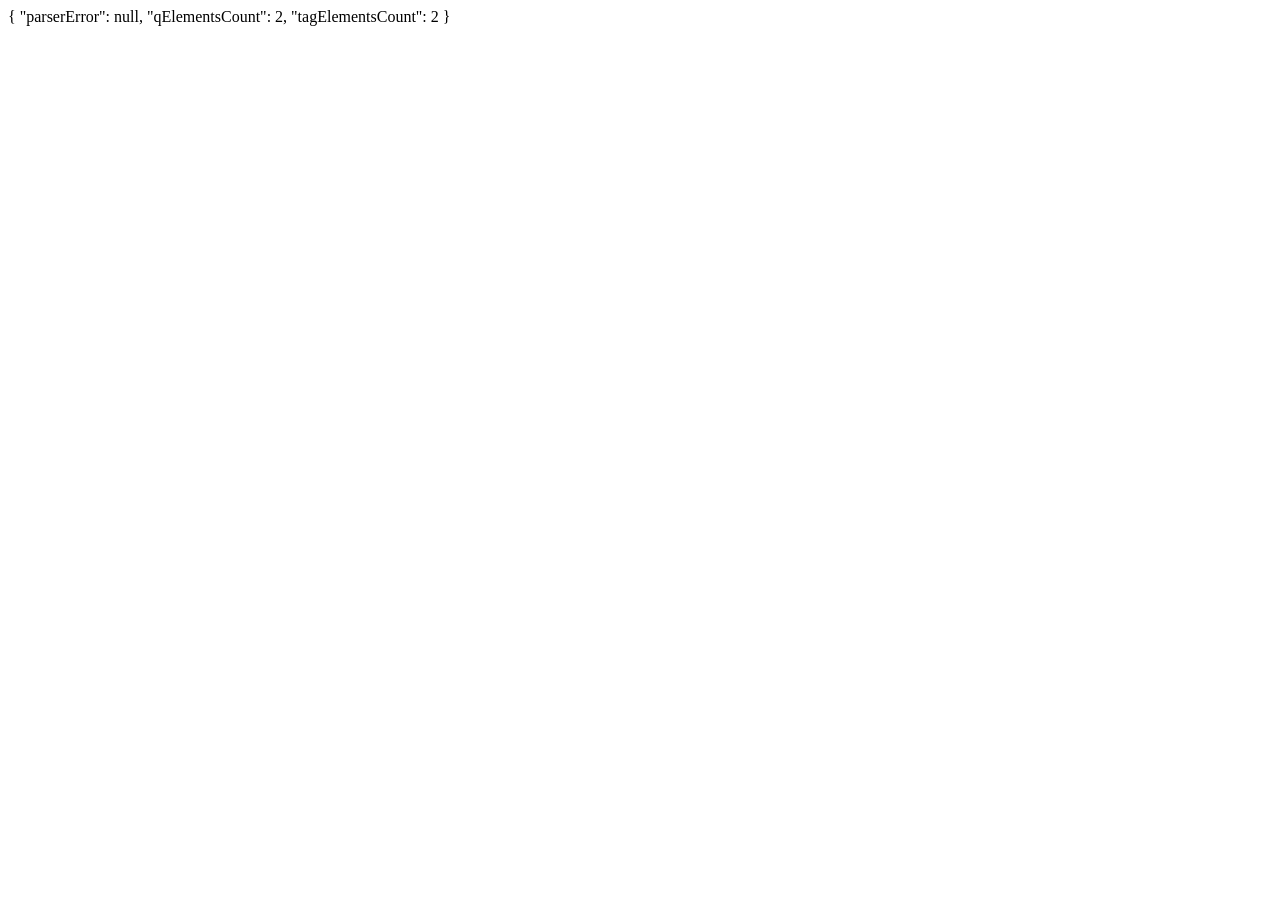
<file: scratch/test_in_browser.html>
<!DOCTYPE html>
<html>
<head><meta charset="utf-8"></head>
<body>
<div id="output"></div>
<script>
const xml = `<?xml version="1.0" encoding="utf-8"?>
<!DOCTYPE eagle SYSTEM "eagle.dtd">
<eagle version="9.7.0">
<drawing>
<board>
<elements>
<element name="R1" library="Tinkercad" package="RESAD1016W63L850D250B" value="2k" x="53.6802" y="73.5617"/>
<element name="P1" library="Tinkercad" package="BATTERY-GENERIC" value="BATTERYGENERIC" x="8.255" y="8.255" rot="R180"/>
</elements>
<signals>
<signal name="P1+">
<contactref element="R1" pad="1"/>
<contactref element="P1" pad="+"/>
</signal>
</signals>
</board>
</drawing>
</eagle>`;

try {
  const parser = new DOMParser();
  const doc = parser.parseFromString(xml, 'application/xml');
  const pErr = doc.querySelector('parsererror');
  const qElements = doc.querySelectorAll('elements > element');
  const tagElements = doc.getElementsByTagName('element');

  const out = {
    parserError: pErr ? pErr.textContent : null,
    qElementsCount: qElements.length,
    tagElementsCount: tagElements.length
  };
  document.getElementById('output').textContent = JSON.stringify(out, null, 2);
} catch (e) {
  document.getElementById('output').textContent = 'ERROR: ' + e.message;
}
</script>
</body>
</html>
</file>
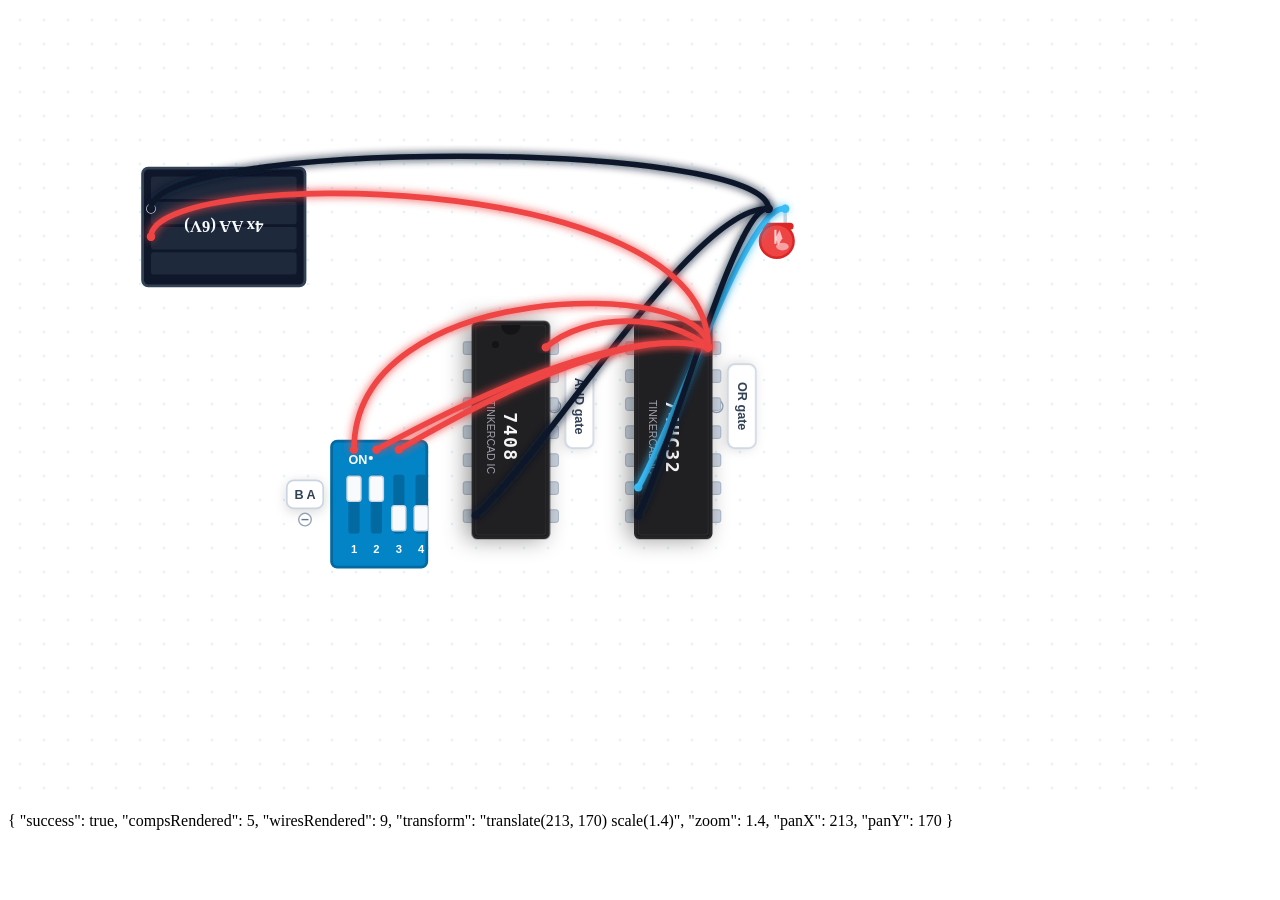
<file: scratch/test_render_in_edge.html>
<!DOCTYPE html>
<html>
<head><meta charset="utf-8"></head>
<body>
<svg id="circuit-canvas" width="1200" height="800">
  <g id="viewport-group"></g>
</svg>
<div id="output"></div>
<script type="module">
import { Translator } from '../js/translator.js';
import { CircuitRenderer } from '../js/renderer.js';

window.addEventListener('error', (e) => {
  document.getElementById('output').textContent = 'ERROR: ' + e.message + ' at ' + e.filename + ':' + e.lineno;
});

const svg = document.getElementById('circuit-canvas');
const renderer = new CircuitRenderer(svg);

// Test 5.lab 04-1.brd
const xml = `<?xml version="1.0" encoding="utf-8"?>
<!DOCTYPE eagle SYSTEM "eagle.dtd">
<eagle version="9.7.0">
<drawing>
<board>
<elements>
<element name="D1" library="Tinkercad" package="LEDRD254W60D565H860B" value="RED" x="101.0347" y="43.2487" rot="R180" smashed="yes"/>
<element name="P1" library="Tinkercad" package="BATTERY-GENERIC" value="BATTERYGENERIC" x="8.255" y="38.7804" rot="R180" smashed="yes"/>
<element name="U2" library="Tinkercad" package="DIP762W53P254L1969H508Q14B" value="74HC32_PDIP" x="84.5247" y="31.8187" rot="R90" smashed="yes"/>
<element name="U1" library="Tinkercad" package="DIP762W53P254L1969H508Q14B" value="74HC08_PDIP" x="54.0447" y="31.8187" rot="R90" smashed="yes"/>
<element name="SW1" library="Tinkercad" package="78B04ST" value="SPST-478B04ST" x="13.2592" y="9.525" smashed="yes"/>
</elements>
<signals>
<signal name="U2_2Y"><contactref element="U2" pad="6"/><contactref element="D1" pad="1"/></signal>
<signal name="P1-"><contactref element="D1" pad="2"/><contactref element="U2" pad="7"/><contactref element="U1" pad="7"/><contactref element="P1" pad="-"/></signal>
<signal name="P1+"><contactref element="U2" pad="14"/><contactref element="U1" pad="14"/><contactref element="SW1" pad="6"/><contactref element="SW1" pad="7"/><contactref element="SW1" pad="8"/><contactref element="P1" pad="+"/></signal>
</signals>
</board>
</drawing>
</eagle>`;

try {
  const project = Translator.fromEagleBrd(xml);
  renderer.fitToContent(project);
  renderer.render(project);

  const compsRendered = renderer.viewportGroup.querySelectorAll('.canvas-component').length;
  const wiresRendered = renderer.viewportGroup.querySelectorAll('.circuit-wire').length;
  const transform = renderer.viewportGroup.getAttribute('transform');

  document.getElementById('output').textContent = JSON.stringify({
    success: true,
    compsRendered,
    wiresRendered,
    transform,
    zoom: renderer.zoom,
    panX: renderer.panX,
    panY: renderer.panY
  }, null, 2);
} catch (err) {
  document.getElementById('output').textContent = 'CATCH: ' + err.message + '\n' + err.stack;
}
</script>
</body>
</html>
</file>
<file: css/style.css>
/* ==========================================================================
   TCAD-WOKWI-Translator - Stylesheet
   Aesthetic: Dark & Sky-Blue High-Contrast Glassmorphic Workspace
   ========================================================================== */

:root {
  --bg-base: #060911;
  --bg-surface: #0f172a;
  --bg-surface-elevated: #1e293b;
  --bg-surface-glass: rgba(15, 23, 42, 0.85);
  
  --border-subtle: #1e293b;
  --border-focus: #38bdf8;
  --border-glass: rgba(56, 189, 248, 0.2);

  --text-primary: #f8fafc;
  --text-secondary: #94a3b8;
  --text-muted: #64748b;

  --accent-sky: #38bdf8;
  --accent-sky-hover: #7dd3fc;
  --accent-blue: #0284c7;
  --accent-cyan: #06b6d4;
  --accent-green: #10b981;
  --accent-amber: #f59e0b;
  --accent-rose: #f43f5e;

  --font-sans: -apple-system, BlinkMacSystemFont, "Segoe UI", Roboto, "Helvetica Neue", Arial, sans-serif;
  --font-mono: ui-monospace, SFMono-Regular, Menlo, Monaco, Consolas, "Liberation Mono", monospace;

  --shadow-sm: 0 1px 2px 0 rgba(0, 0, 0, 0.3);
  --shadow-md: 0 4px 6px -1px rgba(0, 0, 0, 0.4), 0 2px 4px -2px rgba(0, 0, 0, 0.3);
  --shadow-lg: 0 10px 15px -3px rgba(0, 0, 0, 0.5), 0 4px 6px -4px rgba(0, 0, 0, 0.4);
  --shadow-glow: 0 0 15px rgba(56, 189, 248, 0.25);

  --header-height: 54px;
  --sidebar-width: 240px;
  --inspector-width: 320px;
  --radius-sm: 6px;
  --radius-md: 10px;
  --radius-lg: 14px;
  --transition-fast: 0.15s ease;
  --transition-normal: 0.25s ease;
}

*, *::before, *::after {
  box-sizing: border-box;
  margin: 0;
  padding: 0;
}

body {
  font-family: var(--font-sans);
  background-color: var(--bg-base);
  color: var(--text-primary);
  min-height: 100vh;
  overflow: hidden;
  display: flex;
  flex-direction: column;
  -webkit-font-smoothing: antialiased;
}

/* ==========================================================================
   Header & Toolbar
   ========================================================================== */
.app-header {
  height: var(--header-height);
  background: var(--bg-surface-glass);
  backdrop-filter: blur(12px);
  border-bottom: 1px solid var(--border-subtle);
  display: flex;
  align-items: center;
  justify-content: space-between;
  padding: 0 1rem;
  z-index: 50;
  gap: 0.5rem;
}

.header-left {
  display: flex;
  align-items: center;
  gap: 0.6rem;
}

.brand-section {
  display: flex;
  align-items: center;
  gap: 0.6rem;
}

.brand-logo {
  width: 30px;
  height: 30px;
  border-radius: var(--radius-sm);
  background: linear-gradient(135deg, var(--accent-blue), var(--accent-sky));
  display: flex;
  align-items: center;
  justify-content: center;
  box-shadow: var(--shadow-glow);
  flex-shrink: 0;
}

.brand-logo svg {
  width: 18px;
  height: 18px;
  fill: #ffffff;
}

.brand-title {
  font-size: 0.98rem;
  font-weight: 700;
  letter-spacing: -0.02em;
  color: #ffffff;
  display: flex;
  align-items: center;
  gap: 0.45rem;
  white-space: nowrap;
}

.brand-badge {
  font-size: 0.68rem;
  font-weight: 600;
  background: rgba(56, 189, 248, 0.15);
  color: var(--accent-sky);
  border: 1px solid var(--border-glass);
  padding: 1px 6px;
  border-radius: 9999px;
  font-family: var(--font-mono);
}

.toolbar-actions {
  display: flex;
  align-items: center;
  gap: 0.4rem;
  overflow-x: auto;
  scrollbar-width: none;
}

.toolbar-actions::-webkit-scrollbar {
  display: none;
}

.btn-group {
  display: inline-flex;
  background: var(--bg-surface);
  border: 1px solid var(--border-subtle);
  border-radius: var(--radius-sm);
  padding: 2px;
  gap: 2px;
}

.btn {
  display: inline-flex;
  align-items: center;
  justify-content: center;
  gap: 0.4rem;
  font-family: var(--font-sans);
  font-size: 0.82rem;
  font-weight: 500;
  padding: 0.4rem 0.75rem;
  border-radius: var(--radius-sm);
  border: 1px solid transparent;
  background: transparent;
  color: var(--text-primary);
  cursor: pointer;
  transition: all var(--transition-fast);
  white-space: nowrap;
  text-decoration: none;
}

.btn svg {
  width: 16px;
  height: 16px;
  stroke: currentColor;
  flex-shrink: 0;
}

.btn:hover {
  background: var(--bg-surface-elevated);
  color: #ffffff;
}

.btn-primary {
  background: linear-gradient(135deg, var(--accent-blue), #0369a1);
  color: #ffffff;
  border: 1px solid var(--accent-sky);
  box-shadow: var(--shadow-sm);
}

.btn-primary:hover {
  background: linear-gradient(135deg, var(--accent-sky), var(--accent-blue));
  box-shadow: var(--shadow-glow);
}

.btn-accent {
  background: rgba(56, 189, 248, 0.12);
  color: var(--accent-sky);
  border: 1px solid var(--border-glass);
}

.btn-accent:hover {
  background: rgba(56, 189, 248, 0.22);
  color: #ffffff;
}

.btn-icon-only {
  padding: 0.4rem;
}

.btn-sm {
  padding: 0.25rem 0.6rem;
  font-size: 0.75rem;
}

.btn-xs {
  padding: 0.18rem 0.45rem;
  font-size: 0.7rem;
  border-radius: var(--radius-sm);
}

.btn-sample-chip {
  background: var(--bg-surface);
  border: 1px solid var(--border-subtle);
  color: var(--text-secondary);
  cursor: pointer;
  transition: all var(--transition-fast);
}

.btn-sample-chip:hover {
  background: var(--bg-surface-elevated);
  border-color: var(--accent-sky);
  color: var(--accent-sky);
}

/* ==========================================================================
   Quick Import Bar (Always-visible Tinkercad link input)
   ========================================================================== */
.quick-import-bar {
  background: rgba(15, 23, 42, 0.95);
  backdrop-filter: blur(8px);
  border-bottom: 1px solid var(--border-subtle);
  padding: 0.45rem 1rem;
  z-index: 40;
}

.quick-import-inner {
  display: flex;
  align-items: center;
  gap: 0.75rem;
  max-width: 100%;
}

.quick-import-label {
  display: flex;
  align-items: center;
  gap: 0.4rem;
  font-size: 0.8rem;
  font-weight: 600;
  color: var(--accent-sky);
  white-space: nowrap;
  flex-shrink: 0;
}

.quick-import-input-wrapper {
  display: flex;
  align-items: center;
  gap: 0.4rem;
  flex: 1;
}

.quick-import-input {
  flex: 1;
  background: var(--bg-base);
  border: 1px solid var(--border-subtle);
  border-radius: var(--radius-sm);
  padding: 0.38rem 0.7rem;
  color: var(--text-primary);
  font-size: 0.82rem;
  font-family: var(--font-mono);
  transition: border-color var(--transition-fast), box-shadow var(--transition-fast);
}

.quick-import-input:focus {
  outline: none;
  border-color: var(--accent-sky);
  box-shadow: 0 0 0 2px rgba(56, 189, 248, 0.25);
}

/* ==========================================================================
   Main Application Layout
   ========================================================================== */
.app-container {
  display: flex;
  flex: 1;
  min-height: 0;
  position: relative;
  overflow: hidden;
}

/* Sidebar Component Palette */
.sidebar-palette {
  width: var(--sidebar-width);
  background: var(--bg-surface);
  border-right: 1px solid var(--border-subtle);
  display: flex;
  flex-direction: column;
  overflow-y: auto;
  z-index: 20;
  transition: transform var(--transition-normal);
}

.sidebar-header {
  display: flex;
  align-items: center;
  justify-content: space-between;
  padding: 0.85rem 1rem 0.4rem 1rem;
}

.sidebar-title {
  font-size: 0.72rem;
  text-transform: uppercase;
  letter-spacing: 0.05em;
  font-weight: 700;
  color: var(--text-muted);
}

.sidebar-search-wrapper {
  padding: 0.4rem 0.75rem 0.6rem 0.75rem;
  border-bottom: 1px solid var(--border-subtle);
}

.search-input-box {
  display: flex;
  align-items: center;
  gap: 0.4rem;
  background: var(--bg-surface-elevated);
  border: 1px solid var(--border-subtle);
  border-radius: var(--radius-sm);
  padding: 0.35rem 0.6rem;
  color: var(--text-muted);
  transition: border-color var(--transition-fast);
}

.search-input-box:focus-within {
  border-color: var(--accent-sky);
  color: var(--accent-sky);
}

.sidebar-search-input {
  background: transparent;
  border: none;
  color: var(--text-primary);
  font-size: 0.78rem;
  width: 100%;
  outline: none;
}

.sidebar-search-input::placeholder {
  color: var(--text-muted);
}

.component-list {
  display: flex;
  flex-direction: column;
  gap: 0.75rem;
  padding: 0.6rem 0.75rem 1.5rem 0.75rem;
}

.palette-category-group {
  display: flex;
  flex-direction: column;
  gap: 0.35rem;
}

.palette-category-title {
  font-size: 0.68rem;
  font-weight: 700;
  text-transform: uppercase;
  letter-spacing: 0.06em;
  color: var(--accent-sky);
  padding: 0.2rem 0.25rem;
  display: flex;
  align-items: center;
  justify-content: space-between;
}

.palette-category-count {
  font-size: 0.62rem;
  background: rgba(56, 189, 248, 0.15);
  color: var(--accent-sky);
  padding: 1px 5px;
  border-radius: 9999px;
  font-family: var(--font-mono);
}

.component-card {
  display: flex;
  align-items: center;
  gap: 0.65rem;
  padding: 0.5rem 0.65rem;
  background: rgba(30, 41, 59, 0.45);
  border: 1px solid var(--border-subtle);
  border-radius: var(--radius-sm);
  cursor: pointer;
  transition: all var(--transition-fast);
  user-select: none;
}

.component-card:hover {
  background: var(--bg-surface-elevated);
  border-color: var(--accent-sky);
  transform: translateY(-1px);
  box-shadow: var(--shadow-sm);
}

.component-icon {
  width: 26px;
  height: 26px;
  border-radius: 4px;
  background: rgba(56, 189, 248, 0.1);
  display: flex;
  align-items: center;
  justify-content: center;
  color: var(--accent-sky);
  flex-shrink: 0;
}

.component-details {
  display: flex;
  flex-direction: column;
}

.component-name {
  font-size: 0.82rem;
  font-weight: 600;
  color: var(--text-primary);
}

.component-type {
  font-size: 0.68rem;
  color: var(--text-muted);
  font-family: var(--font-mono);
}

/* Main Canvas Workspace */
.canvas-viewport {
  flex: 1;
  position: relative;
  background-color: var(--bg-base);
  background-image: 
    radial-gradient(circle at 1px 1px, rgba(255, 255, 255, 0.06) 1px, transparent 0);
  background-size: 24px 24px;
  overflow: hidden;
  display: flex;
  align-items: center;
  justify-content: center;
  touch-action: none;
  -webkit-touch-callout: none;
  user-select: none;
  -webkit-user-select: none;
}

.canvas-viewport.drag-over {
  outline: 3px dashed var(--accent-sky);
  outline-offset: -12px;
  background-color: rgba(56, 189, 248, 0.08);
}

.canvas-svg {
  width: 100%;
  height: 100%;
  cursor: default;
  user-select: none;
  -webkit-user-select: none;
  touch-action: none;
  -webkit-touch-callout: none;
}

.canvas-svg.is-panning {
  cursor: grabbing !important;
}

.canvas-component {
  cursor: grab;
  transition: filter var(--transition-fast);
  user-select: none;
  -webkit-user-select: none;
  touch-action: none;
  -webkit-touch-callout: none;
}

.canvas-component:hover {
  filter: drop-shadow(0 0 8px rgba(56, 189, 248, 0.7));
}

.canvas-component.is-dragging {
  cursor: grabbing !important;
  filter: drop-shadow(0 0 16px rgba(56, 189, 248, 0.95)) brightness(1.08);
  opacity: 0.95;
}

.canvas-component.is-selected {
  filter: drop-shadow(0 0 10px rgba(14, 165, 233, 0.85));
}

/* Active Circuit Info Banner */
.circuit-banner {
  position: absolute;
  top: 1rem;
  left: 1rem;
  display: flex;
  align-items: center;
  gap: 0.5rem;
  background: var(--bg-surface-glass);
  backdrop-filter: blur(8px);
  border: 1px solid var(--border-subtle);
  border-radius: var(--radius-sm);
  padding: 0.35rem 0.75rem;
  box-shadow: var(--shadow-sm);
  z-index: 10;
  font-size: 0.78rem;
  color: var(--text-secondary);
}

.circuit-banner-badge {
  font-size: 0.7rem;
  background: rgba(56, 189, 248, 0.15);
  color: var(--accent-sky);
  padding: 1px 6px;
  border-radius: 9999px;
  font-family: var(--font-mono);
}

/* Floating Viewport Controls */
.viewport-controls {
  position: absolute;
  bottom: 1.25rem;
  left: 1.25rem;
  display: flex;
  gap: 0.3rem;
  background: var(--bg-surface-glass);
  backdrop-filter: blur(8px);
  border: 1px solid var(--border-subtle);
  border-radius: var(--radius-sm);
  padding: 3px;
  box-shadow: var(--shadow-md);
  z-index: 30;
}

/* Side Inspector & Translation Pane */
.inspector-panel {
  width: var(--inspector-width);
  background: var(--bg-surface);
  border-left: 1px solid var(--border-subtle);
  display: flex;
  flex-direction: column;
  z-index: 20;
  transition: transform var(--transition-normal);
}

.inspector-header {
  display: flex;
  align-items: center;
  justify-content: space-between;
  border-bottom: 1px solid var(--border-subtle);
  background: var(--bg-base);
}

.inspector-tabs {
  display: flex;
  flex: 1;
}

.tab-btn {
  flex: 1;
  padding: 0.65rem 0.5rem;
  font-size: 0.75rem;
  font-weight: 600;
  background: transparent;
  border: none;
  color: var(--text-muted);
  cursor: pointer;
  border-bottom: 2px solid transparent;
  transition: all var(--transition-fast);
}

.tab-btn.active {
  color: var(--accent-sky);
  border-bottom-color: var(--accent-sky);
  background: var(--bg-surface);
}

.inspector-content {
  flex: 1;
  overflow-y: auto;
  padding: 0.85rem;
}

.code-preview {
  font-family: var(--font-mono);
  font-size: 0.76rem;
  line-height: 1.45;
  background: #04060a;
  border: 1px solid var(--border-subtle);
  border-radius: var(--radius-sm);
  padding: 0.75rem;
  color: #38bdf8;
  white-space: pre-wrap;
  word-break: break-all;
  max-height: 100%;
  overflow-y: auto;
}

/* ==========================================================================
   Modals & Form Inputs
   ========================================================================== */
.modal-overlay {
  position: fixed;
  inset: 0;
  background: rgba(0, 0, 0, 0.78);
  backdrop-filter: blur(6px);
  display: flex;
  align-items: center;
  justify-content: center;
  padding: 1rem;
  z-index: 100;
  opacity: 0;
  pointer-events: none;
  transition: opacity var(--transition-normal);
}

.modal-overlay.open {
  opacity: 1;
  pointer-events: auto;
}

.modal-container {
  background: var(--bg-surface);
  border: 1px solid var(--border-subtle);
  border-radius: var(--radius-lg);
  box-shadow: var(--shadow-lg);
  width: 100%;
  max-width: 620px;
  max-height: 85vh;
  display: flex;
  flex-direction: column;
  overflow: hidden;
  transform: scale(0.96);
  transition: transform var(--transition-normal);
}

.modal-container.modal-lg {
  max-width: 760px;
}

.modal-title-wrap {
  display: flex;
  align-items: center;
  gap: 0.6rem;
  color: var(--sky-primary);
}

.wokwi-guide-card {
  background: rgba(2, 132, 199, 0.08);
  border: 1px solid rgba(56, 189, 248, 0.25);
  border-radius: var(--radius-md);
  padding: 0.85rem 1rem;
  margin-bottom: 1rem;
  display: flex;
  flex-direction: column;
  gap: 0.5rem;
}

.wokwi-guide-step {
  display: flex;
  align-items: center;
  gap: 0.75rem;
  font-size: 0.84rem;
  color: var(--text-primary);
}

.wokwi-guide-step .step-num {
  display: flex;
  align-items: center;
  justify-content: center;
  width: 20px;
  height: 20px;
  border-radius: 50%;
  background: #0284c7;
  color: #ffffff;
  font-size: 0.75rem;
  font-weight: bold;
  flex-shrink: 0;
}

.link-sky {
  color: #38bdf8;
  text-decoration: underline;
  text-underline-offset: 3px;
}

.link-sky:hover {
  color: #7dd3fc;
}

.wokwi-actions-row {
  display: flex;
  flex-wrap: wrap;
  gap: 0.6rem;
  margin-bottom: 1rem;
}

.code-preview-header {
  display: flex;
  align-items: center;
  justify-content: space-between;
  margin-bottom: 0.4rem;
}

.code-editor-textarea {
  width: 100%;
  height: 260px;
  background: #030712;
  border: 1px solid var(--border-subtle);
  border-radius: var(--radius-md);
  color: #38bdf8;
  font-family: var(--font-mono);
  font-size: 0.78rem;
  line-height: 1.45;
  padding: 0.75rem;
  resize: vertical;
  box-sizing: border-box;
  white-space: pre;
}

.code-editor-textarea:focus {
  outline: none;
  border-color: #38bdf8;
  box-shadow: 0 0 0 1px #38bdf8;
}

.modal-overlay.open .modal-container {
  transform: scale(1);
}

.modal-header {
  padding: 1.1rem 1.25rem;
  border-bottom: 1px solid var(--border-subtle);
  display: flex;
  align-items: center;
  justify-content: space-between;
}

.modal-title {
  font-size: 1.05rem;
  font-weight: 700;
  color: #ffffff;
}

.modal-body {
  padding: 1.25rem;
  overflow-y: auto;
  line-height: 1.55;
  font-size: 0.88rem;
}

.modal-subtitle {
  color: var(--text-secondary);
  font-size: 0.84rem;
  margin-bottom: 1rem;
}

.modal-footer {
  padding: 0.85rem 1.25rem;
  border-top: 1px solid var(--border-subtle);
  display: flex;
  justify-content: flex-end;
  gap: 0.6rem;
  background: rgba(15, 23, 42, 0.5);
}

.form-group {
  display: flex;
  flex-direction: column;
  gap: 0.4rem;
  margin-bottom: 1rem;
}

.form-label {
  font-size: 0.8rem;
  font-weight: 600;
  color: var(--text-primary);
}

.input-with-action {
  display: flex;
  gap: 0.4rem;
}

.form-input, .form-textarea {
  flex: 1;
  background: var(--bg-base);
  border: 1px solid var(--border-subtle);
  border-radius: var(--radius-sm);
  padding: 0.55rem 0.75rem;
  color: var(--text-primary);
  font-family: var(--font-sans);
  font-size: 0.84rem;
  transition: border-color var(--transition-fast);
}

.form-textarea {
  font-family: var(--font-mono);
  font-size: 0.78rem;
  resize: vertical;
}

.form-input:focus, .form-textarea:focus {
  outline: none;
  border-color: var(--border-focus);
  box-shadow: 0 0 0 1px var(--border-focus);
}

.form-hint {
  font-size: 0.72rem;
  color: var(--text-muted);
  line-height: 1.4;
  word-break: break-all;
}

.form-hint code {
  color: var(--accent-sky);
  font-family: var(--font-mono);
}

.advanced-details {
  border: 1px dashed var(--border-subtle);
  border-radius: var(--radius-sm);
  padding: 0.6rem 0.75rem;
  margin-top: 0.5rem;
}

.details-summary {
  font-size: 0.8rem;
  color: var(--accent-sky);
  cursor: pointer;
  user-select: none;
}

.import-status {
  margin-top: 0.75rem;
  font-size: 0.82rem;
  min-height: 1.2rem;
}

.import-status.error {
  color: var(--accent-rose);
}

.import-status.success {
  color: var(--accent-green);
}

/* Changelog content styles */
.changelog-content h1, .changelog-content h2, .changelog-content h3 {
  margin-top: 1.15rem;
  margin-bottom: 0.45rem;
  color: var(--accent-sky);
}

.changelog-content h1:first-child, .changelog-content h2:first-child {
  margin-top: 0;
}

.changelog-content ul {
  padding-left: 1.35rem;
  margin-bottom: 0.85rem;
}

.changelog-content li {
  margin-bottom: 0.3rem;
  color: var(--text-secondary);
}

.changelog-content code {
  font-family: var(--font-mono);
  font-size: 0.84em;
  background: rgba(56, 189, 248, 0.1);
  color: var(--accent-sky);
  padding: 2px 4px;
  border-radius: 4px;
}

/* ==========================================================================
   Toast Notifications
   ========================================================================== */
.toast-container {
  position: fixed;
  bottom: 1.5rem;
  right: 1.5rem;
  display: flex;
  flex-direction: column;
  gap: 0.5rem;
  z-index: 200;
  pointer-events: none;
}

.toast {
  background: var(--bg-surface-elevated);
  border: 1px solid var(--accent-sky);
  box-shadow: var(--shadow-lg), var(--shadow-glow);
  color: #ffffff;
  padding: 0.65rem 1rem;
  border-radius: var(--radius-sm);
  font-size: 0.84rem;
  display: flex;
  align-items: center;
  gap: 0.6rem;
  animation: toast-in 0.25s ease-out;
  pointer-events: auto;
}

.toast.success {
  border-color: var(--accent-green);
}

.toast.error {
  border-color: var(--accent-rose);
}

@keyframes toast-in {
  from {
    opacity: 0;
    transform: translateY(12px);
  }
  to {
    opacity: 1;
    transform: translateY(0);
  }
}

/* ==========================================================================
   Mobile Responsive Rules (Small Screen Layouts)
   ========================================================================== */
.mobile-toggle,
.close-drawer-btn,
.drawer-backdrop,
.mobile-fab-container {
  display: none;
}

@media (max-width: 768px) {
  :root {
    --header-height: 48px;
  }

  /* Declutter the mobile top header: hide circuit actions, keep changelog, docs, and github at top bar */
  .toolbar-actions #btn-import-tcad,
  .toolbar-actions .btn-group {
    display: none !important;
  }

  .toolbar-actions {
    display: flex;
    align-items: center;
    gap: 0.35rem;
  }

  /* Hide button text on mobile; show only icons */
  .btn-text {
    display: none !important;
  }

  .btn {
    padding: 0.38rem 0.52rem;
  }

  .btn-group {
    padding: 1px;
    gap: 1px;
  }

  /* Enable mobile drawer toggle buttons */
  .mobile-toggle {
    display: inline-flex !important;
  }

  .close-drawer-btn {
    display: inline-flex !important;
  }

  .drawer-backdrop {
    display: block;
    position: fixed;
    inset: 0;
    background: rgba(0, 0, 0, 0.65);
    backdrop-filter: blur(4px);
    z-index: 110;
    opacity: 0;
    pointer-events: none;
    transition: opacity var(--transition-normal);
  }

  .drawer-backdrop.active {
    opacity: 1;
    pointer-events: auto;
  }

  /* Transform Sidebar Palette into an overlay Drawer */
  .sidebar-palette {
    position: fixed;
    top: 0;
    left: 0;
    bottom: 0;
    width: 270px;
    z-index: 120;
    transform: translateX(-100%);
    box-shadow: var(--shadow-lg);
    background: var(--bg-surface);
  }

  .sidebar-palette.open {
    transform: translateX(0);
  }

  /* Transform Inspector Panel into an overlay Drawer */
  .inspector-panel {
    position: fixed;
    top: 0;
    right: 0;
    bottom: 0;
    width: min(340px, 88vw);
    z-index: 120;
    transform: translateX(100%);
    box-shadow: var(--shadow-lg);
    background: var(--bg-surface);
  }

  .inspector-panel.open {
    transform: translateX(0);
  }

  /* Floating controls position */
  .viewport-controls {
    bottom: 0.85rem;
    left: 0.85rem;
  }

  .circuit-banner {
    top: 0.65rem;
    left: 0.65rem;
    max-width: 75vw;
    font-size: 0.72rem;
  }

  .toast-container {
    bottom: 0.85rem;
    right: 0.85rem;
    left: 0.85rem;
  }

  .modal-container {
    max-width: 95vw;
  }

  /* ==========================================================================
     Mobile Floating Action Menu (FAB & Expanding Popup Sheet)
     ========================================================================== */
  .mobile-fab-container {
    display: block !important;
    position: fixed;
    bottom: 1.25rem;
    right: 1.25rem;
    z-index: 150;
  }

  .mobile-fab-backdrop {
    position: fixed;
    inset: 0;
    background: rgba(3, 7, 18, 0.72);
    backdrop-filter: blur(6px);
    -webkit-backdrop-filter: blur(6px);
    opacity: 0;
    pointer-events: none;
    transition: opacity 0.25s cubic-bezier(0.16, 1, 0.3, 1);
    z-index: 151;
  }

  .mobile-fab-container.open .mobile-fab-backdrop {
    opacity: 1;
    pointer-events: auto;
  }

  /* Floating Action Trigger Button */
  .mobile-fab-trigger {
    position: relative;
    width: 52px;
    height: 52px;
    border-radius: 50%;
    background: linear-gradient(135deg, #0284c7 0%, #0369a1 100%);
    border: 2px solid rgba(56, 189, 248, 0.45);
    box-shadow: 0 8px 24px rgba(2, 132, 199, 0.45), 0 2px 6px rgba(0, 0, 0, 0.4);
    color: #ffffff;
    display: flex;
    align-items: center;
    justify-content: center;
    cursor: pointer;
    z-index: 153;
    transition: transform 0.2s cubic-bezier(0.34, 1.56, 0.64, 1), box-shadow 0.2s ease;
    touch-action: manipulation;
    -webkit-tap-highlight-color: transparent;
  }

  .mobile-fab-trigger:active {
    transform: scale(0.92);
  }

  .fab-trigger-icons {
    position: relative;
    width: 24px;
    height: 24px;
    display: flex;
    align-items: center;
    justify-content: center;
  }

  .fab-icon-open,
  .fab-icon-close {
    position: absolute;
    width: 22px;
    height: 22px;
    transition: transform 0.25s cubic-bezier(0.16, 1, 0.3, 1), opacity 0.2s ease;
  }

  .fab-icon-open {
    opacity: 1;
    transform: rotate(0deg) scale(1);
  }

  .fab-icon-close {
    opacity: 0;
    transform: rotate(-90deg) scale(0.5);
  }

  .mobile-fab-container.open .fab-icon-open {
    opacity: 0;
    transform: rotate(90deg) scale(0.5);
  }

  .mobile-fab-container.open .fab-icon-close {
    opacity: 1;
    transform: rotate(0deg) scale(1);
  }

  .mobile-fab-container.open .mobile-fab-trigger {
    background: linear-gradient(135deg, #e11d48 0%, #be123c 100%);
    border-color: rgba(251, 113, 133, 0.6);
    box-shadow: 0 8px 24px rgba(225, 29, 72, 0.45);
  }

  .fab-pulse-ring {
    position: absolute;
    inset: -4px;
    border-radius: 50%;
    border: 2px solid rgba(56, 189, 248, 0.6);
    opacity: 0;
    animation: fab-pulse 2.5s infinite;
    pointer-events: none;
  }

  .mobile-fab-container.open .fab-pulse-ring {
    display: none;
  }

  @keyframes fab-pulse {
    0% {
      transform: scale(0.95);
      opacity: 0.8;
    }
    50% {
      transform: scale(1.2);
      opacity: 0;
    }
    100% {
      transform: scale(0.95);
      opacity: 0;
    }
  }

  /* Expanding Sheet Card / Menu */
  .mobile-fab-menu {
    position: fixed;
    bottom: 5.25rem;
    right: 1.25rem;
    width: calc(100vw - 2.5rem);
    max-width: 360px;
    background: rgba(15, 23, 42, 0.95);
    backdrop-filter: blur(16px);
    -webkit-backdrop-filter: blur(16px);
    border: 1px solid rgba(56, 189, 248, 0.28);
    border-radius: var(--radius-lg);
    box-shadow: 0 20px 40px rgba(0, 0, 0, 0.6), 0 0 24px rgba(2, 132, 199, 0.25);
    z-index: 152;
    padding: 1rem;
    transform: translateY(24px) scale(0.92);
    opacity: 0;
    pointer-events: none;
    transition: transform 0.28s cubic-bezier(0.16, 1, 0.3, 1), opacity 0.22s ease;
  }

  .mobile-fab-container.open .mobile-fab-menu {
    transform: translateY(0) scale(1);
    opacity: 1;
    pointer-events: auto;
  }

  .mobile-fab-header {
    display: flex;
    align-items: center;
    justify-content: space-between;
    padding-bottom: 0.75rem;
    border-bottom: 1px solid var(--border-subtle);
    margin-bottom: 0.85rem;
  }

  .mobile-fab-title-wrap {
    display: flex;
    align-items: center;
    gap: 0.5rem;
    color: var(--accent-sky);
    font-weight: 700;
    font-size: 0.9rem;
  }

  .mobile-fab-close {
    width: 28px;
    height: 28px;
    padding: 4px;
  }

  .mobile-fab-grid {
    display: grid;
    grid-template-columns: repeat(2, 1fr);
    gap: 0.6rem;
  }

  .mobile-fab-item {
    display: flex;
    align-items: center;
    gap: 0.6rem;
    padding: 0.65rem 0.75rem;
    background: rgba(30, 41, 59, 0.65);
    border: 1px solid var(--border-subtle);
    border-radius: var(--radius-md);
    color: var(--text-primary);
    text-decoration: none;
    font-size: 0.82rem;
    font-weight: 600;
    cursor: pointer;
    transition: all var(--transition-fast);
    touch-action: manipulation;
    -webkit-tap-highlight-color: transparent;
  }

  .mobile-fab-item:hover,
  .mobile-fab-item:active {
    background: rgba(56, 189, 248, 0.15);
    border-color: var(--accent-sky);
    color: #ffffff;
    transform: translateY(-1px);
  }

  .mobile-fab-item.item-primary {
    background: linear-gradient(135deg, rgba(2, 132, 199, 0.25) 0%, rgba(3, 105, 161, 0.25) 100%);
    border-color: rgba(56, 189, 248, 0.4);
    color: #38bdf8;
  }

  .mobile-fab-item.item-accent {
    background: rgba(56, 189, 248, 0.08);
    border-color: rgba(56, 189, 248, 0.25);
  }

  .fab-item-icon {
    width: 20px;
    height: 20px;
    display: flex;
    align-items: center;
    justify-content: center;
    flex-shrink: 0;
  }

  .fab-item-icon svg {
    width: 18px;
    height: 18px;
  }

  .fab-item-label {
    white-space: nowrap;
    overflow: hidden;
    text-overflow: ellipsis;
  }
}

@media (max-width: 480px) {
  .brand-full-name {
    display: none;
  }

  .app-header {
    padding: 0 0.5rem;
  }

  .toolbar-actions {
    gap: 0.25rem;
  }

  .modal-header, .modal-body, .modal-footer {
    padding: 0.85rem 1rem;
  }
}
</file>
